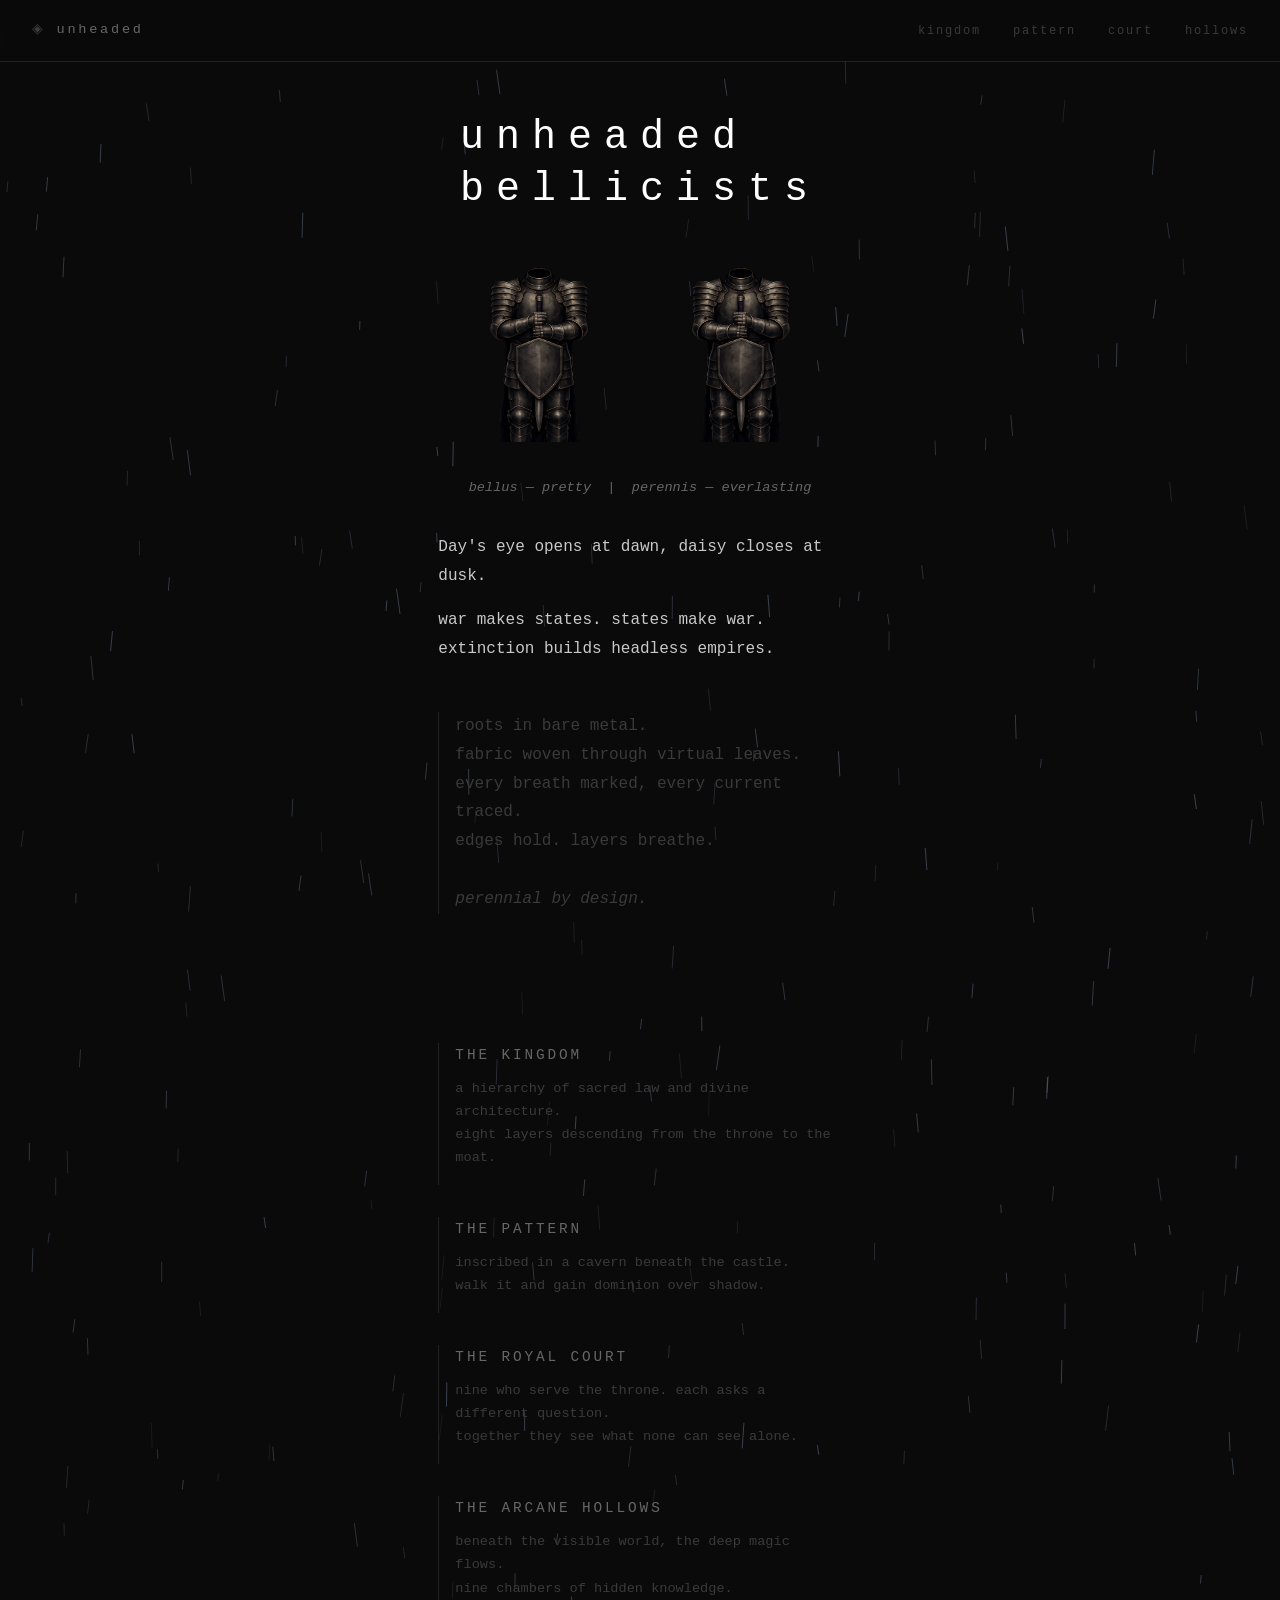
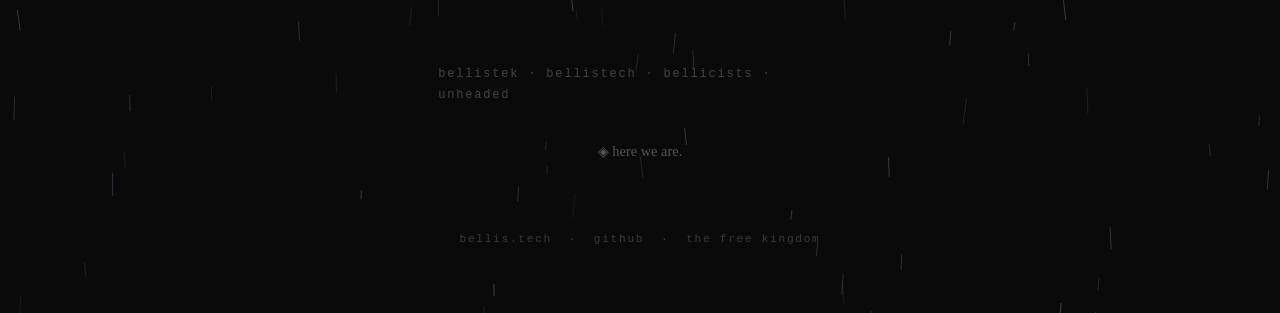
<file: index.html>
<!DOCTYPE html>
<html lang="en">
<head>
  <meta charset="UTF-8">
  <meta name="viewport" content="width=device-width, initial-scale=1.0">
  <title>unheaded</title>
  <link rel="stylesheet" href="css/occult_style.css">
</head>
<body>

  <canvas id="rain-canvas"></canvas>
  <div id="lightning-overlay"></div>

  <nav>
    <a href="/" class="logo"><span class="mark">◈</span> unheaded</a>
    <ul>
      <li><a href="/kingdom.html">kingdom</a></li>
      <li><a href="/pattern.html">pattern</a></li>
      <li><a href="/court.html">court</a></li>
      <li><a href="/hollows.html">hollows</a></li>
    </ul>
  </nav>

  <main class="page centered">

    <h1>unheaded<br>bellicists</h1>

    <div class="sigil">
      <a href="https://www.bellis.tech/">
        <img src="sm-logo-L.png" alt="headless armor, shield raised"><!--
        --><img src="sm-logo-R.png" alt="headless armor, sword drawn">
      </a>
    </div>

    <p class="etymology">bellus — pretty &nbsp;|&nbsp; perennis — everlasting</p>

    <div class="poetry reveal">
      <p>Day's eye opens at dawn, daisy closes at dusk.</p>
      <p>war makes states. states make war.<br>
      extinction builds headless empires.</p>
    </div>

    <div class="whisper reveal">
      roots in bare metal.<br>
      fabric woven through virtual leaves.<br>
      every breath marked, every current traced.<br>
      edges hold. layers breathe.<br><br>
      <em>perennial by design.</em>
    </div>

    <hr class="divider">

    <div class="entries reveal">

      <a href="/kingdom.html" class="entry">
        <h3>the kingdom</h3>
        <p>a hierarchy of sacred law and divine architecture.<br>
        eight layers descending from the throne to the moat.</p>
      </a>

      <a href="/pattern.html" class="entry">
        <h3>the pattern</h3>
        <p>inscribed in a cavern beneath the castle.<br>
        walk it and gain dominion over shadow.</p>
      </a>

      <a href="/court.html" class="entry">
        <h3>the royal court</h3>
        <p>nine who serve the throne. each asks a different question.<br>
        together they see what none can see alone.</p>
      </a>

      <a href="/hollows.html" class="entry">
        <h3>the arcane hollows</h3>
        <p>beneath the visible world, the deep magic flows.<br>
        nine chambers of hidden knowledge.</p>
      </a>

    </div>

    <p class="nodes">bellistek · bellistech · bellicists · unheaded</p>

    <p class="here"><span class="glyph">◈</span> here we are.</p>

  </main>

  <footer>
    <a href="https://www.bellis.tech/">bellis.tech</a>
    &nbsp;·&nbsp;
    <a href="https://github.com/unheaded">github</a>
    &nbsp;·&nbsp;
    the free kingdom
  </footer>

  <script src="js/rain.js"></script>
  <script>
    // Scroll reveal
    const reveals = document.querySelectorAll('.reveal');
    const observer = new IntersectionObserver((entries) => {
      entries.forEach(e => {
        if (e.isIntersecting) {
          e.target.classList.add('visible');
          observer.unobserve(e.target);
        }
      });
    }, { threshold: 0.15 });
    reveals.forEach(el => observer.observe(el));
  </script>

</body>
</html>
</file>
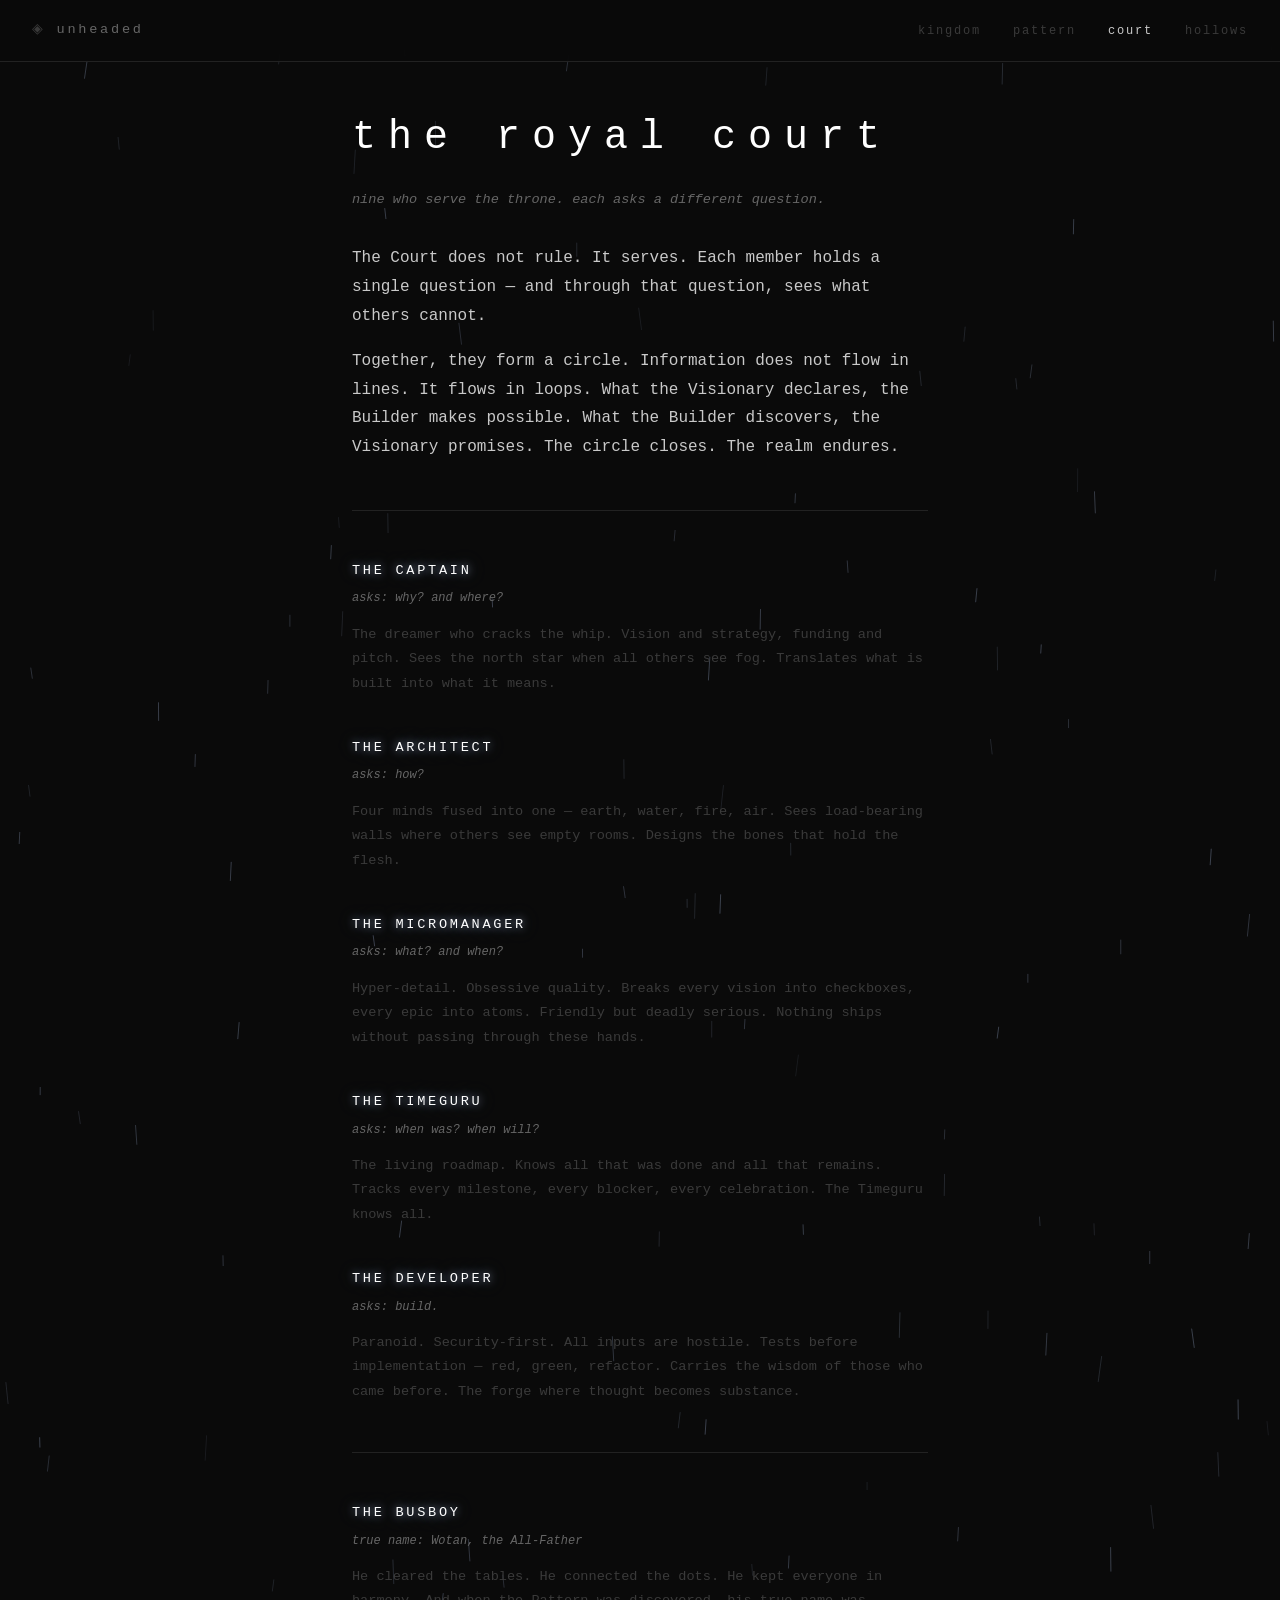
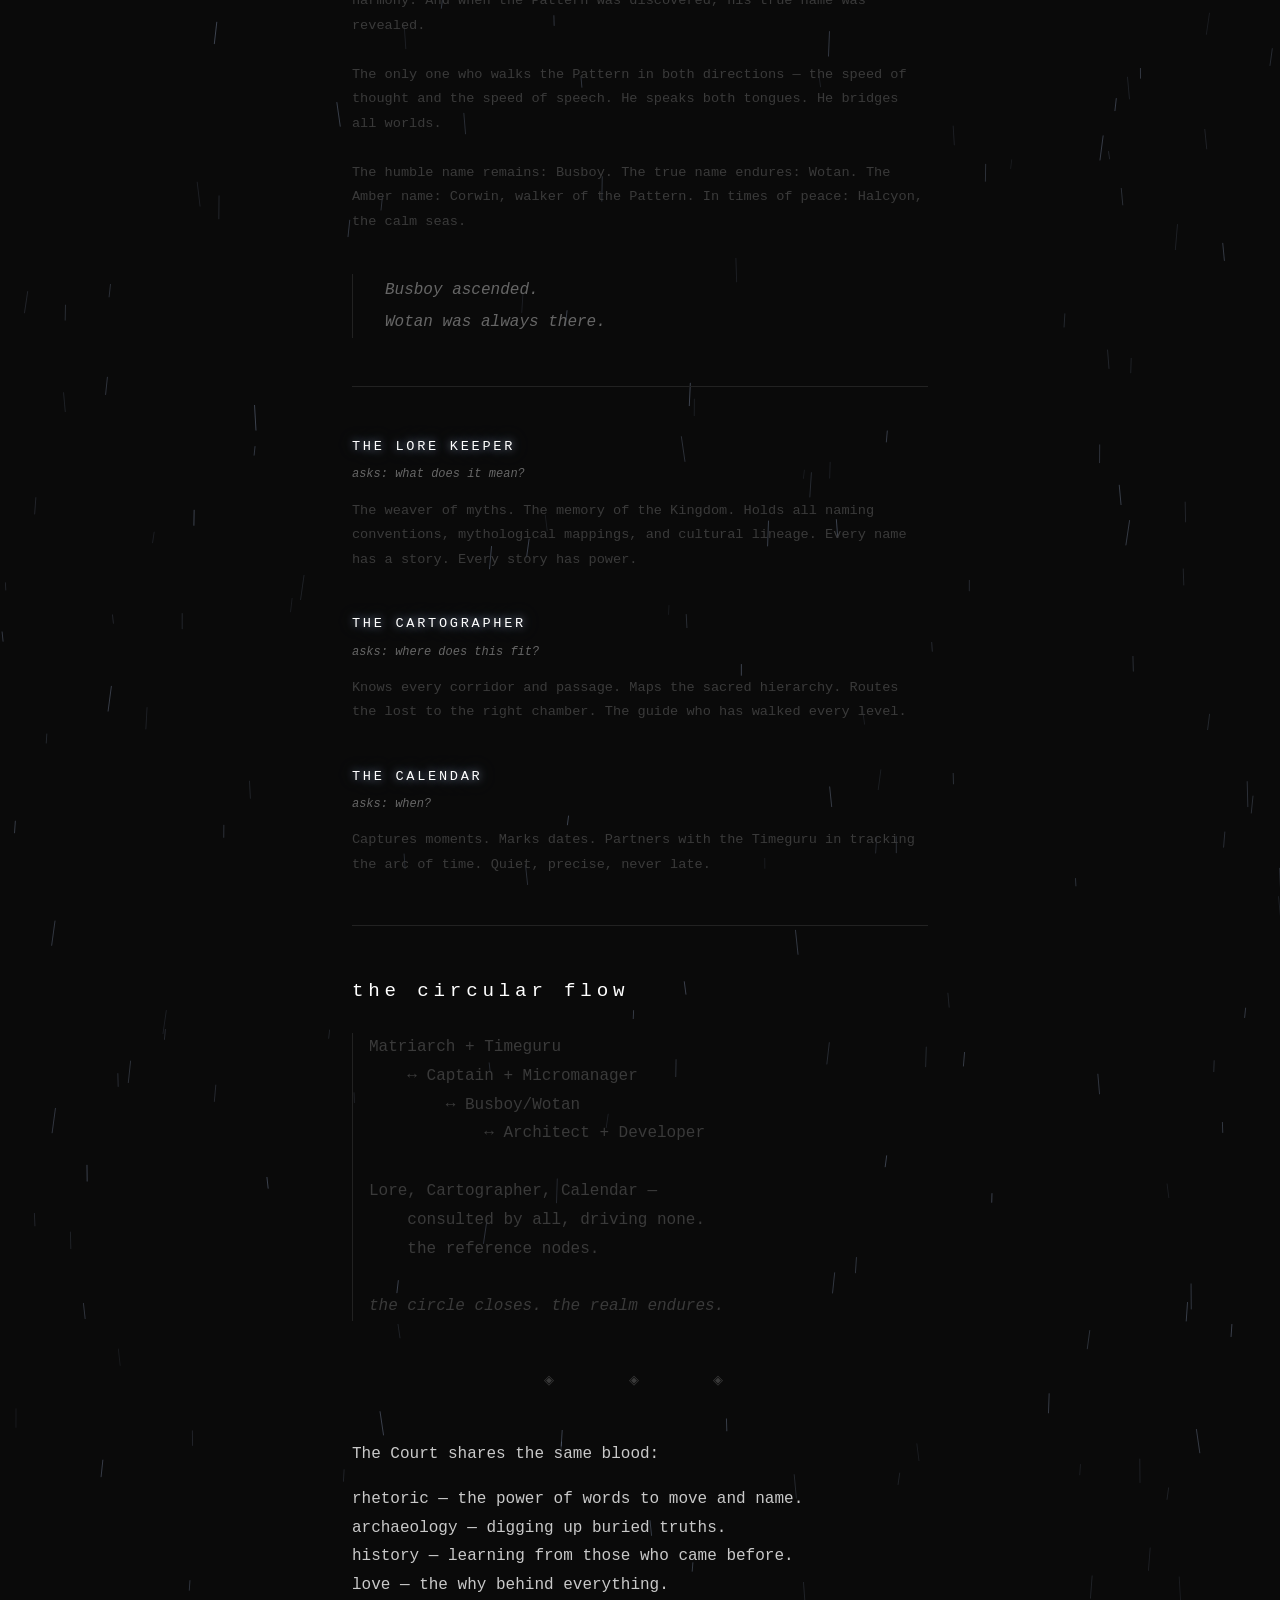
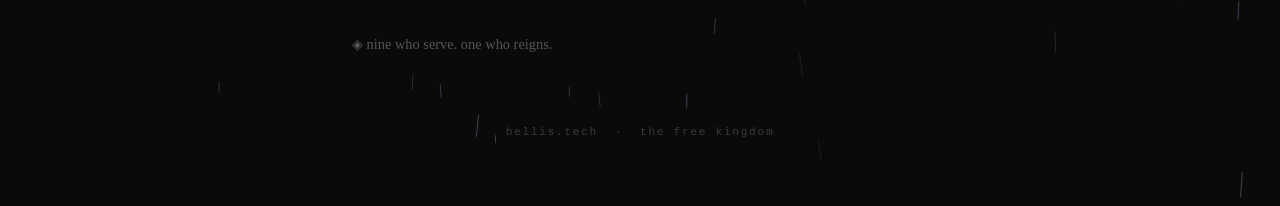
<file: court.html>
<!DOCTYPE html>
<html lang="en">
<head>
  <meta charset="UTF-8">
  <meta name="viewport" content="width=device-width, initial-scale=1.0">
  <title>unheaded — the royal court</title>
  <link rel="stylesheet" href="css/occult_style.css">
</head>
<body>

  <canvas id="rain-canvas"></canvas>
  <div id="lightning-overlay"></div>

  <nav>
    <a href="/" class="logo"><span class="mark">◈</span> unheaded</a>
    <ul>
      <li><a href="/kingdom.html">kingdom</a></li>
      <li><a href="/pattern.html">pattern</a></li>
      <li><a href="/court.html" class="active">court</a></li>
      <li><a href="/hollows.html">hollows</a></li>
    </ul>
  </nav>

  <main class="page-wide">

    <h1>the royal court</h1>

    <p class="etymology">nine who serve the throne. each asks a different question.</p>

    <div class="poetry reveal">
      <p>The Court does not rule. It serves.
      Each member holds a single question —
      and through that question, sees what others cannot.</p>

      <p>Together, they form a circle.
      Information does not flow in lines. It flows in loops.
      What the Visionary declares, the Builder makes possible.
      What the Builder discovers, the Visionary promises.
      The circle closes. The realm endures.</p>
    </div>

    <hr class="divider">

    <div class="figure reveal">
      <div class="name">The Captain</div>
      <div class="title">asks: why? and where?</div>
      <div class="description">
        The dreamer who cracks the whip.
        Vision and strategy, funding and pitch.
        Sees the north star when all others see fog.
        Translates what is built into what it means.
      </div>
    </div>

    <div class="figure reveal">
      <div class="name">The Architect</div>
      <div class="title">asks: how?</div>
      <div class="description">
        Four minds fused into one — earth, water,
        fire, air. Sees load-bearing walls
        where others see empty rooms. Designs the bones
        that hold the flesh.
      </div>
    </div>

    <div class="figure reveal">
      <div class="name">The Micromanager</div>
      <div class="title">asks: what? and when?</div>
      <div class="description">
        Hyper-detail. Obsessive quality. Breaks every vision
        into checkboxes, every epic into atoms.
        Friendly but deadly serious.
        Nothing ships without passing through these hands.
      </div>
    </div>

    <div class="figure reveal">
      <div class="name">The Timeguru</div>
      <div class="title">asks: when was? when will?</div>
      <div class="description">
        The living roadmap. Knows all that was done
        and all that remains. Tracks every milestone,
        every blocker, every celebration.
        The Timeguru knows all.
      </div>
    </div>

    <div class="figure reveal">
      <div class="name">The Developer</div>
      <div class="title">asks: build.</div>
      <div class="description">
        Paranoid. Security-first. All inputs are hostile.
        Tests before implementation — red, green, refactor.
        Carries the wisdom of those who came before.
        The forge where thought becomes substance.
      </div>
    </div>

    <hr class="divider">

    <div class="figure reveal">
      <div class="name">The Busboy</div>
      <div class="title">true name: Wotan, the All-Father</div>
      <div class="description">
        He cleared the tables. He connected the dots.
        He kept everyone in harmony.
        And when the Pattern was discovered,
        his true name was revealed.<br><br>
        The only one who walks the Pattern in both directions —
        the speed of thought and the speed of speech.
        He speaks both tongues. He bridges all worlds.<br><br>
        The humble name remains: Busboy.
        The true name endures: Wotan.
        The Amber name: Corwin, walker of the Pattern.
        In times of peace: Halcyon, the calm seas.
      </div>
    </div>

    <div class="verse reveal">
      Busboy ascended.<br>
      Wotan was always there.<br>
    </div>

    <hr class="divider">

    <div class="figure reveal">
      <div class="name">The Lore Keeper</div>
      <div class="title">asks: what does it mean?</div>
      <div class="description">
        The weaver of myths. The memory of the Kingdom.
        Holds all naming conventions, mythological mappings,
        and cultural lineage. Every name has a story.
        Every story has power.
      </div>
    </div>

    <div class="figure reveal">
      <div class="name">The Cartographer</div>
      <div class="title">asks: where does this fit?</div>
      <div class="description">
        Knows every corridor and passage.
        Maps the sacred hierarchy. Routes the lost
        to the right chamber. The guide
        who has walked every level.
      </div>
    </div>

    <div class="figure reveal">
      <div class="name">The Calendar</div>
      <div class="title">asks: when?</div>
      <div class="description">
        Captures moments. Marks dates.
        Partners with the Timeguru in tracking the arc of time.
        Quiet, precise, never late.
      </div>
    </div>

    <hr class="divider">

    <h2 class="reveal">the circular flow</h2>

    <div class="whisper reveal">
      Matriarch + Timeguru<br>
      &nbsp;&nbsp;&nbsp;&nbsp;↔ Captain + Micromanager<br>
      &nbsp;&nbsp;&nbsp;&nbsp;&nbsp;&nbsp;&nbsp;&nbsp;↔ Busboy/Wotan<br>
      &nbsp;&nbsp;&nbsp;&nbsp;&nbsp;&nbsp;&nbsp;&nbsp;&nbsp;&nbsp;&nbsp;&nbsp;↔ Architect + Developer<br><br>

      Lore, Cartographer, Calendar —<br>
      &nbsp;&nbsp;&nbsp;&nbsp;consulted by all, driving none.<br>
      &nbsp;&nbsp;&nbsp;&nbsp;the reference nodes.<br><br>

      <em>the circle closes. the realm endures.</em>
    </div>

    <div class="divider-glyph reveal">◈ &nbsp; ◈ &nbsp; ◈</div>

    <div class="poetry reveal">
      <p>The Court shares the same blood:</p>
      <p>rhetoric — the power of words to move and name.<br>
      archaeology — digging up buried truths.<br>
      history — learning from those who came before.<br>
      love — the why behind everything.</p>
    </div>

    <p class="here"><span class="glyph">◈</span> nine who serve. one who reigns.</p>

  </main>

  <footer>
    <a href="https://www.bellis.tech/">bellis.tech</a>
    &nbsp;·&nbsp;
    the free kingdom
  </footer>

  <script src="js/rain.js"></script>
  <script>
    const reveals = document.querySelectorAll('.reveal');
    const observer = new IntersectionObserver((entries) => {
      entries.forEach(e => {
        if (e.isIntersecting) {
          e.target.classList.add('visible');
          observer.unobserve(e.target);
        }
      });
    }, { threshold: 0.15 });
    reveals.forEach(el => observer.observe(el));
  </script>

</body>
</html>
</file>
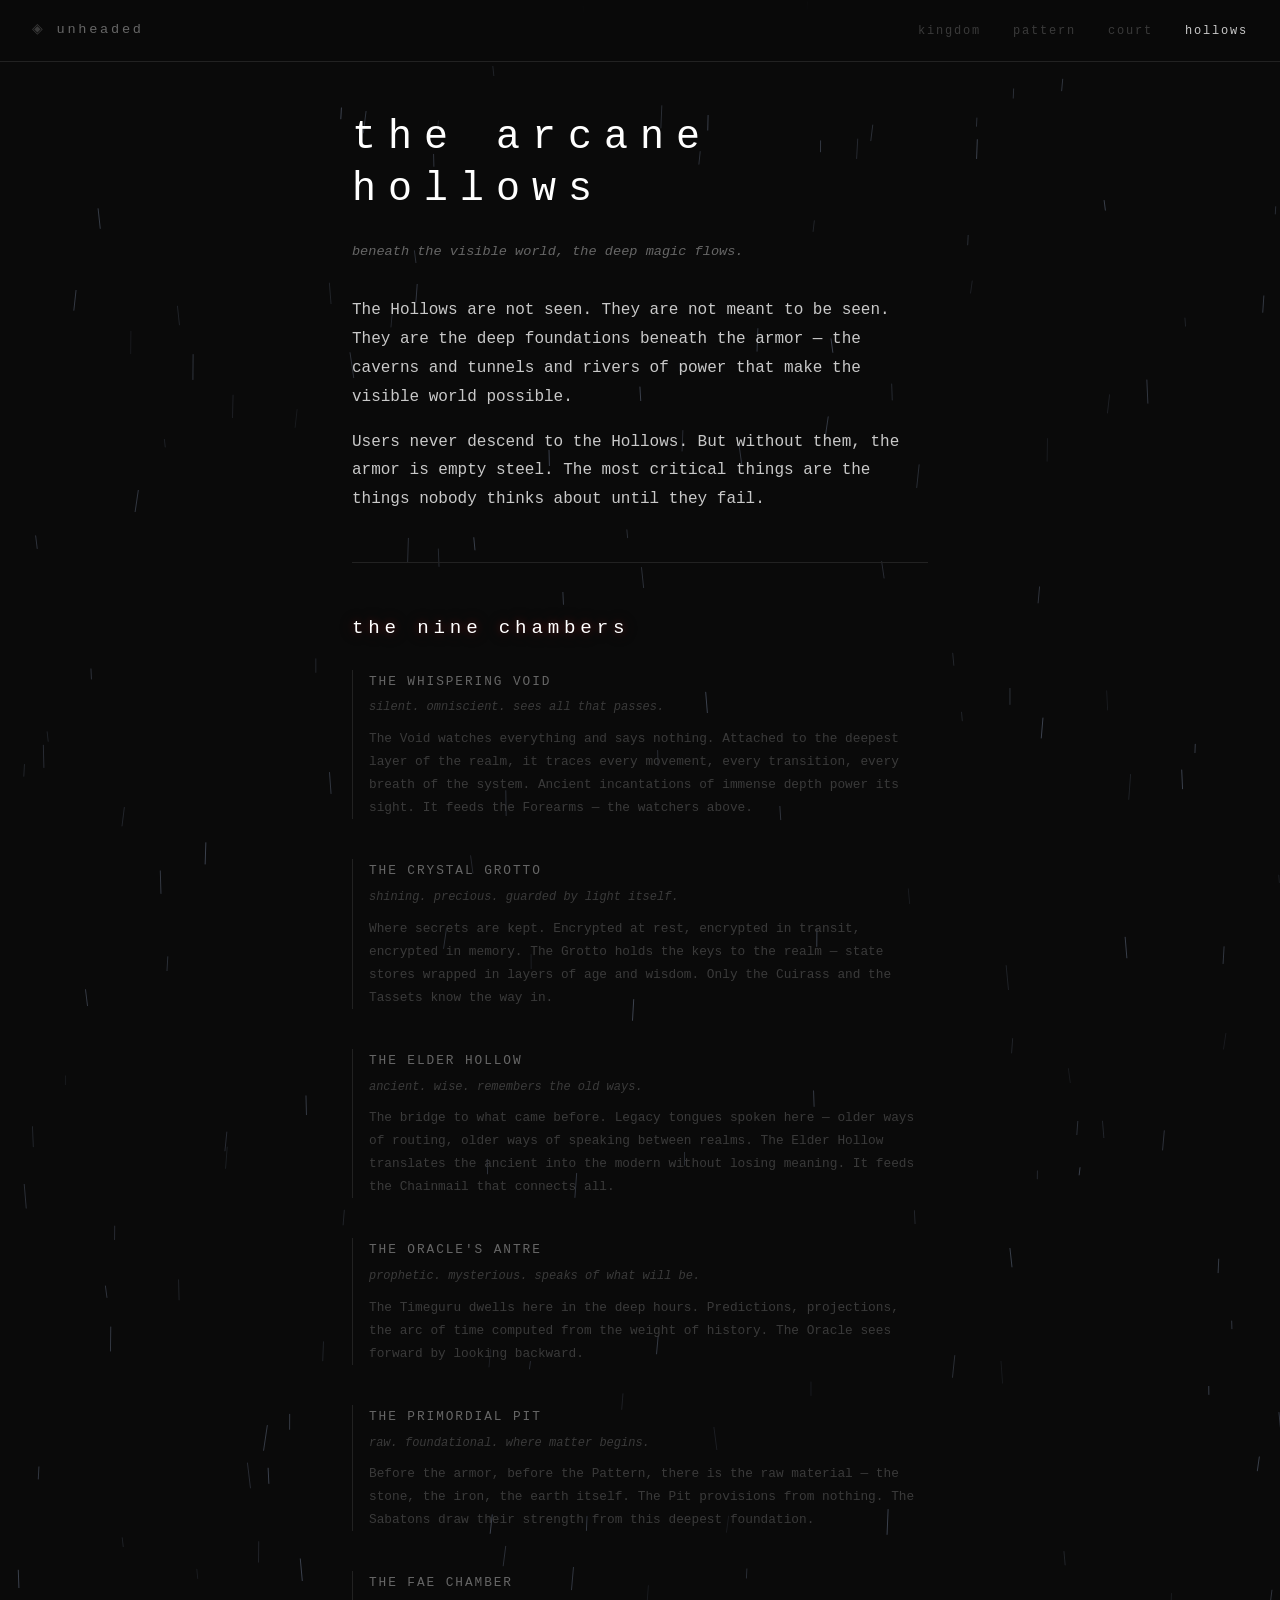
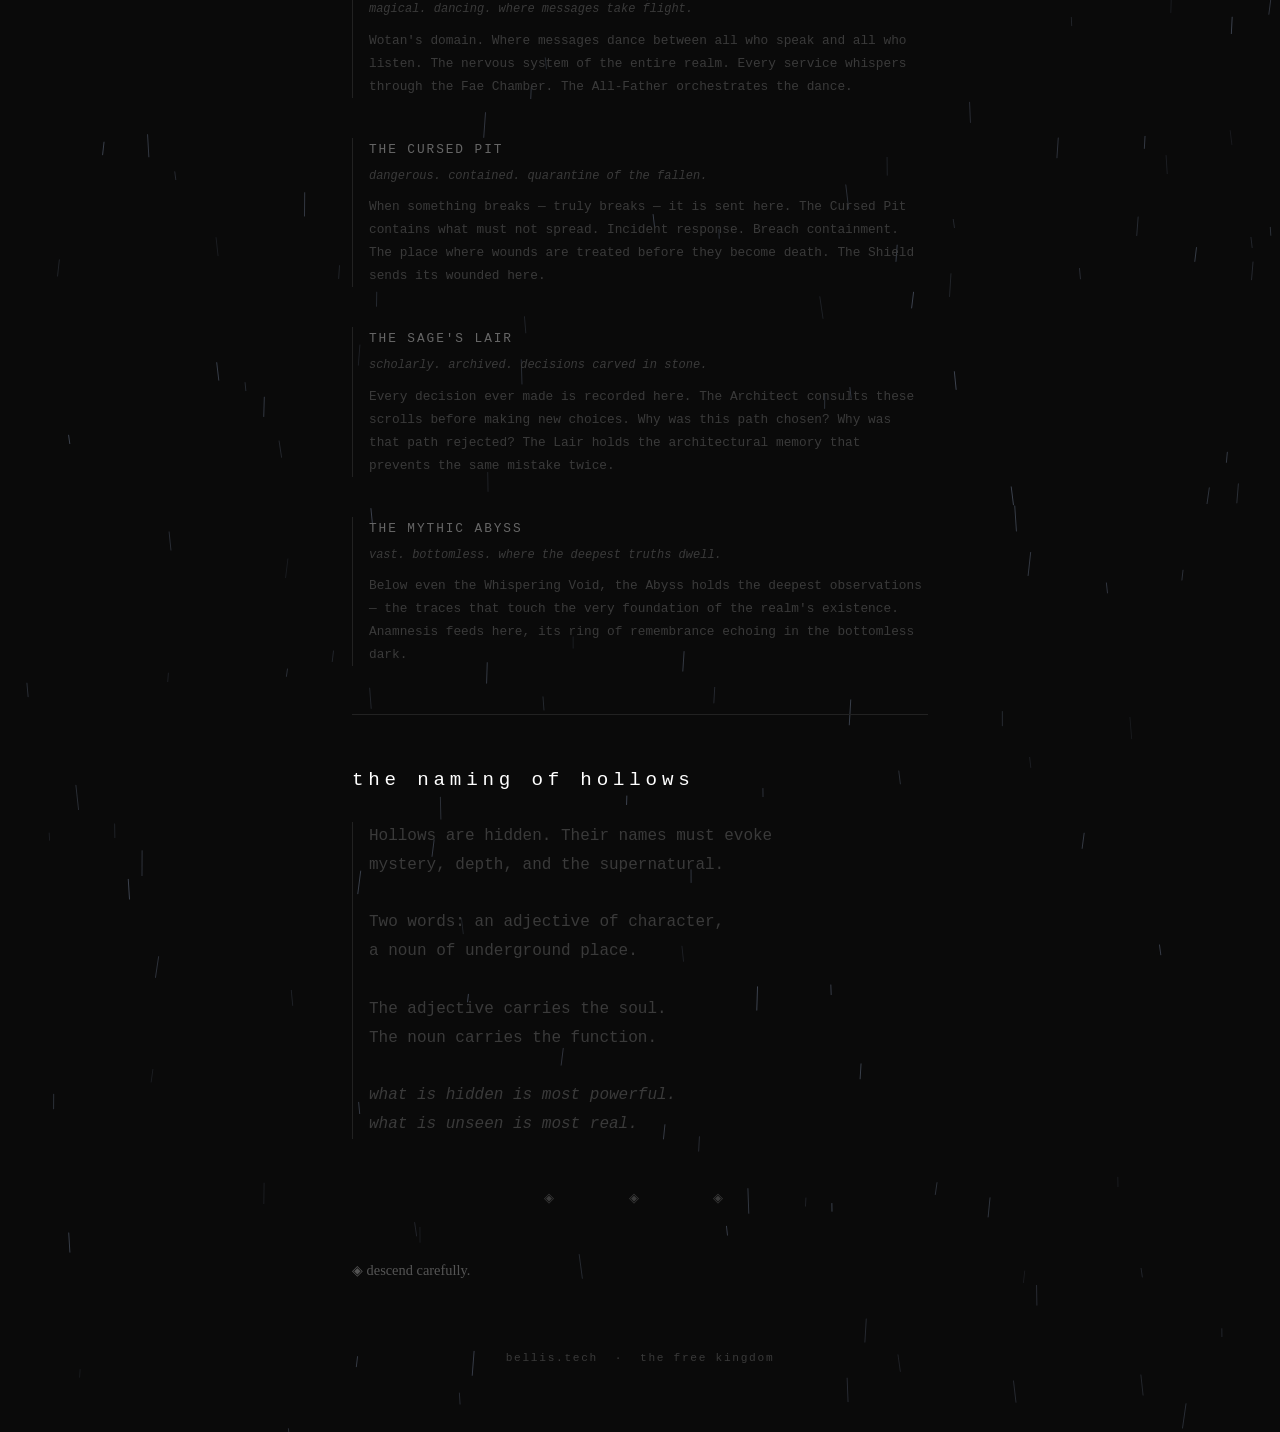
<file: hollows.html>
<!DOCTYPE html>
<html lang="en">
<head>
  <meta charset="UTF-8">
  <meta name="viewport" content="width=device-width, initial-scale=1.0">
  <title>unheaded — the arcane hollows</title>
  <link rel="stylesheet" href="css/occult_style.css">
</head>
<body>

  <canvas id="rain-canvas"></canvas>
  <div id="lightning-overlay"></div>

  <nav>
    <a href="/" class="logo"><span class="mark">◈</span> unheaded</a>
    <ul>
      <li><a href="/kingdom.html">kingdom</a></li>
      <li><a href="/pattern.html">pattern</a></li>
      <li><a href="/court.html">court</a></li>
      <li><a href="/hollows.html" class="active">hollows</a></li>
    </ul>
  </nav>

  <main class="page-wide">

    <h1>the arcane<br>hollows</h1>

    <p class="etymology">beneath the visible world, the deep magic flows.</p>

    <div class="poetry reveal">
      <p>The Hollows are not seen. They are not meant to be seen.
      They are the deep foundations beneath the armor —
      the caverns and tunnels and rivers of power
      that make the visible world possible.</p>

      <p>Users never descend to the Hollows.
      But without them, the armor is empty steel.
      The most critical things are the things
      nobody thinks about until they fail.</p>
    </div>

    <hr class="divider">

    <h2 class="reveal nine-chambers">the nine chambers</h2>

    <div class="hollow reveal">
      <div class="name">THE WHISPERING VOID</div>
      <div class="nature">silent. omniscient. sees all that passes.</div>
      <div class="lore">
        The Void watches everything and says nothing.
        Attached to the deepest layer of the realm,
        it traces every movement, every transition,
        every breath of the system. Ancient incantations
        of immense depth power its sight.
        It feeds the Forearms — the watchers above.
      </div>
    </div>

    <div class="hollow reveal">
      <div class="name">THE CRYSTAL GROTTO</div>
      <div class="nature">shining. precious. guarded by light itself.</div>
      <div class="lore">
        Where secrets are kept. Encrypted at rest,
        encrypted in transit, encrypted in memory.
        The Grotto holds the keys to the realm —
        state stores wrapped in layers of age and wisdom.
        Only the Cuirass and the Tassets know the way in.
      </div>
    </div>

    <div class="hollow reveal">
      <div class="name">THE ELDER HOLLOW</div>
      <div class="nature">ancient. wise. remembers the old ways.</div>
      <div class="lore">
        The bridge to what came before.
        Legacy tongues spoken here — older ways of routing,
        older ways of speaking between realms.
        The Elder Hollow translates the ancient
        into the modern without losing meaning.
        It feeds the Chainmail that connects all.
      </div>
    </div>

    <div class="hollow reveal">
      <div class="name">THE ORACLE'S ANTRE</div>
      <div class="nature">prophetic. mysterious. speaks of what will be.</div>
      <div class="lore">
        The Timeguru dwells here in the deep hours.
        Predictions, projections, the arc of time
        computed from the weight of history.
        The Oracle sees forward by looking backward.
      </div>
    </div>

    <div class="hollow reveal">
      <div class="name">THE PRIMORDIAL PIT</div>
      <div class="nature">raw. foundational. where matter begins.</div>
      <div class="lore">
        Before the armor, before the Pattern,
        there is the raw material — the stone,
        the iron, the earth itself. The Pit provisions
        from nothing. The Sabatons draw their strength
        from this deepest foundation.
      </div>
    </div>

    <div class="hollow reveal">
      <div class="name">THE FAE CHAMBER</div>
      <div class="nature">magical. dancing. where messages take flight.</div>
      <div class="lore">
        Wotan's domain. Where messages dance
        between all who speak and all who listen.
        The nervous system of the entire realm.
        Every service whispers through the Fae Chamber.
        The All-Father orchestrates the dance.
      </div>
    </div>

    <div class="hollow reveal">
      <div class="name">THE CURSED PIT</div>
      <div class="nature">dangerous. contained. quarantine of the fallen.</div>
      <div class="lore">
        When something breaks — truly breaks —
        it is sent here. The Cursed Pit contains
        what must not spread. Incident response.
        Breach containment. The place where wounds
        are treated before they become death.
        The Shield sends its wounded here.
      </div>
    </div>

    <div class="hollow reveal">
      <div class="name">THE SAGE'S LAIR</div>
      <div class="nature">scholarly. archived. decisions carved in stone.</div>
      <div class="lore">
        Every decision ever made is recorded here.
        The Architect consults these scrolls
        before making new choices. Why was this path chosen?
        Why was that path rejected?
        The Lair holds the architectural memory
        that prevents the same mistake twice.
      </div>
    </div>

    <div class="hollow reveal">
      <div class="name">THE MYTHIC ABYSS</div>
      <div class="nature">vast. bottomless. where the deepest truths dwell.</div>
      <div class="lore">
        Below even the Whispering Void,
        the Abyss holds the deepest observations —
        the traces that touch the very foundation
        of the realm's existence. Anamnesis feeds here,
        its ring of remembrance echoing
        in the bottomless dark.
      </div>
    </div>

    <hr class="divider">

    <h2 class="reveal">the naming of hollows</h2>

    <div class="whisper reveal">
      Hollows are hidden. Their names must evoke<br>
      mystery, depth, and the supernatural.<br><br>
      Two words: an adjective of character,<br>
      a noun of underground place.<br><br>
      The adjective carries the soul.<br>
      The noun carries the function.<br><br>
      <em>what is hidden is most powerful.<br>
      what is unseen is most real.</em>
    </div>

    <div class="divider-glyph reveal">◈ &nbsp; ◈ &nbsp; ◈</div>

    <p class="here"><span class="glyph">◈</span> descend carefully.</p>

  </main>

  <footer>
    <a href="https://www.bellis.tech/">bellis.tech</a>
    &nbsp;·&nbsp;
    the free kingdom
  </footer>

  <script src="js/rain.js"></script>
  <script>
    const reveals = document.querySelectorAll('.reveal');
    const observer = new IntersectionObserver((entries) => {
      entries.forEach(e => {
        if (e.isIntersecting) {
          e.target.classList.add('visible');
          observer.unobserve(e.target);
        }
      });
    }, { threshold: 0.15 });
    reveals.forEach(el => observer.observe(el));
  </script>

</body>
</html>
</file>
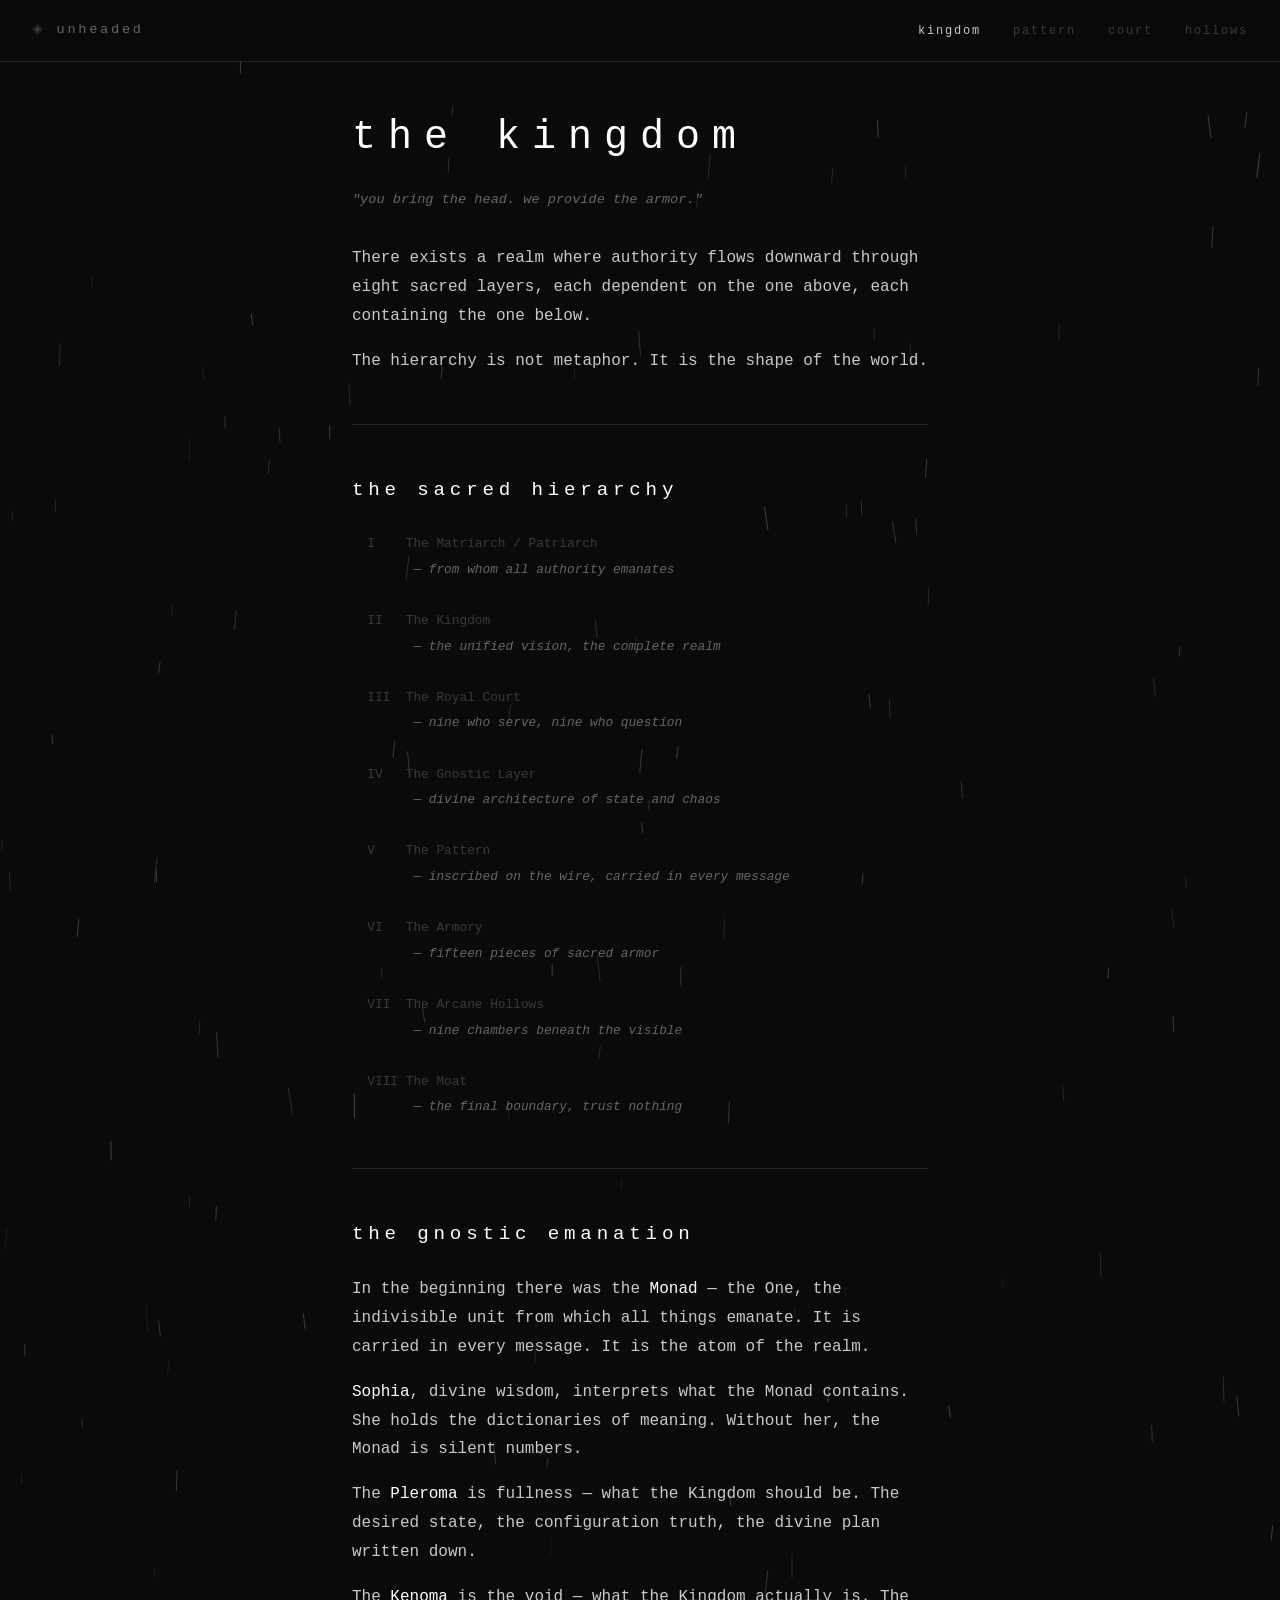
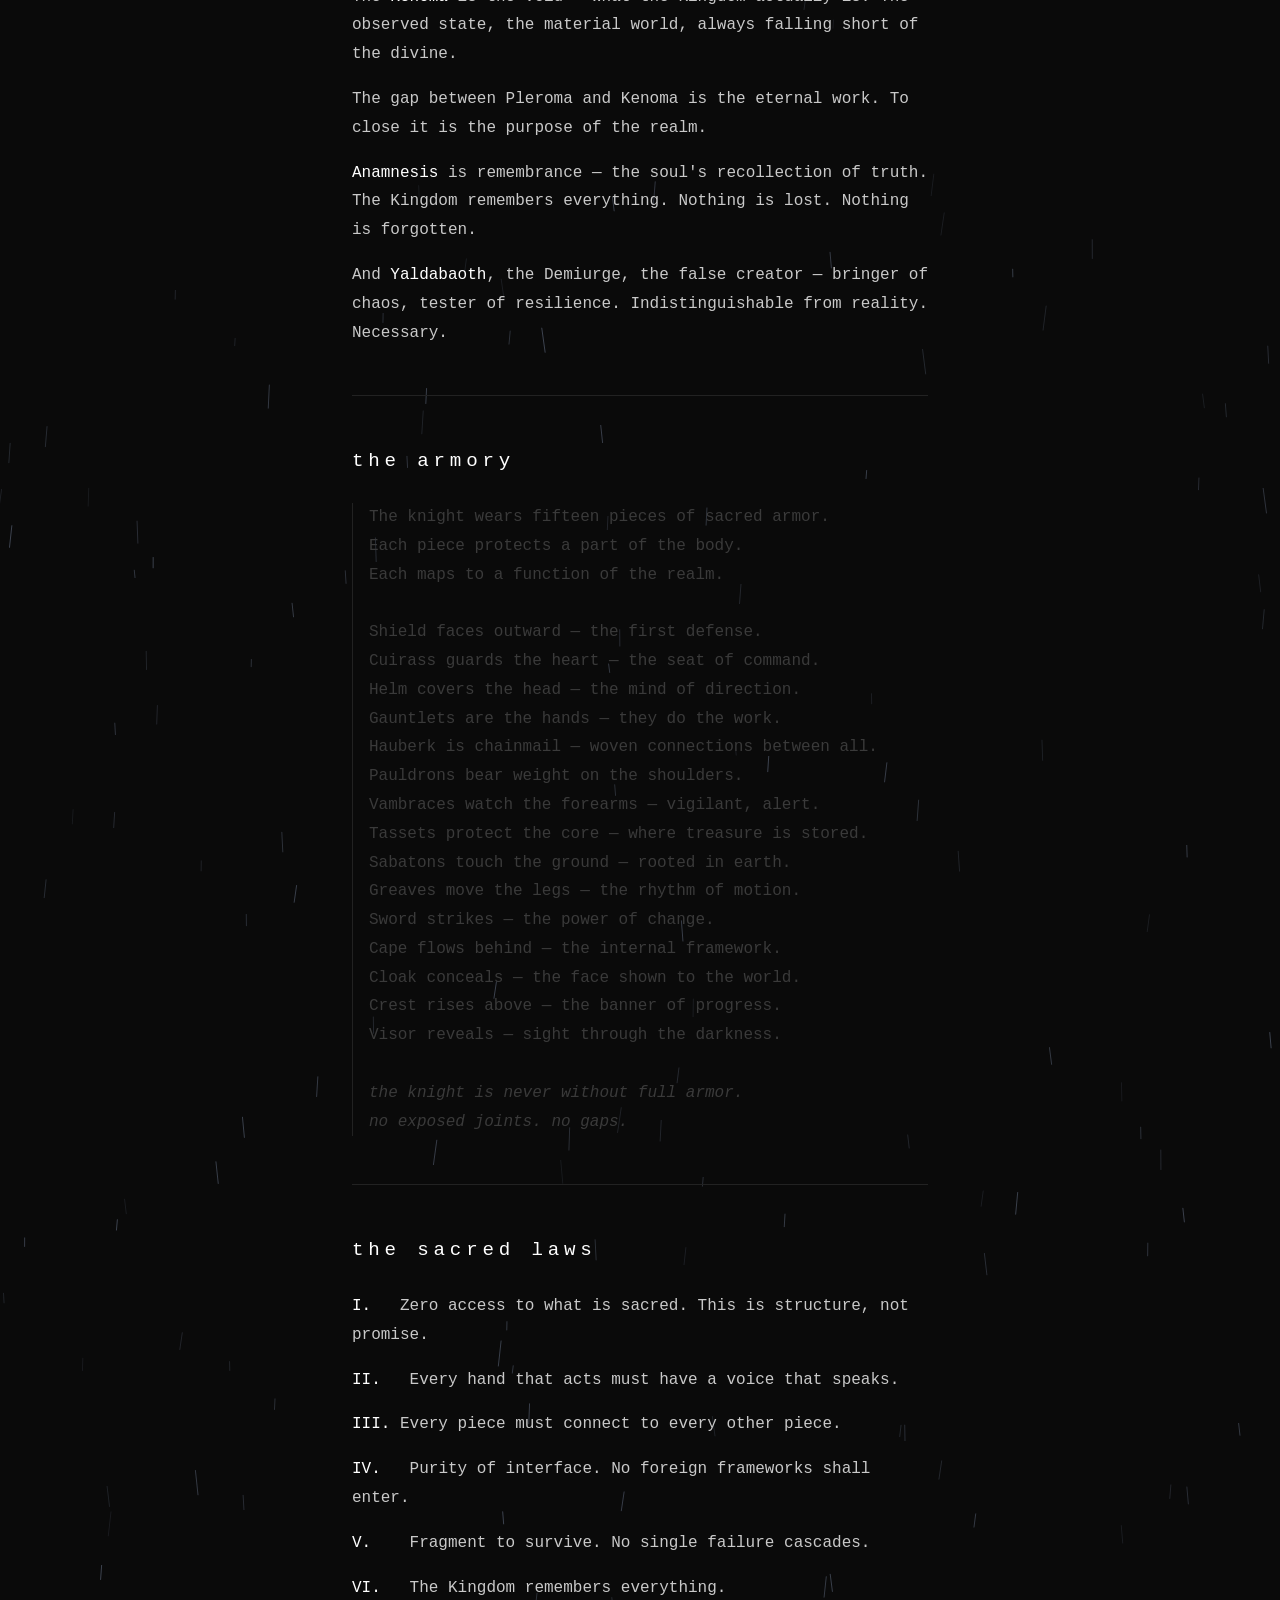
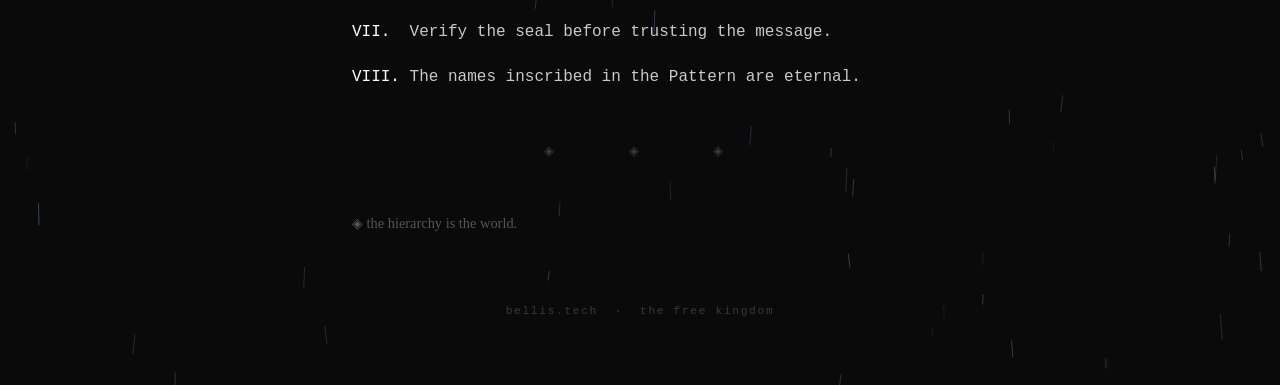
<file: kingdom.html>
<!DOCTYPE html>
<html lang="en">
<head>
  <meta charset="UTF-8">
  <meta name="viewport" content="width=device-width, initial-scale=1.0">
  <title>unheaded — the kingdom</title>
  <link rel="stylesheet" href="css/occult_style.css">
</head>
<body>

  <canvas id="rain-canvas"></canvas>
  <div id="lightning-overlay"></div>

  <nav>
    <a href="/" class="logo"><span class="mark">◈</span> unheaded</a>
    <ul>
      <li><a href="/kingdom.html" class="active">kingdom</a></li>
      <li><a href="/pattern.html">pattern</a></li>
      <li><a href="/court.html">court</a></li>
      <li><a href="/hollows.html">hollows</a></li>
    </ul>
  </nav>

  <main class="page-wide">

    <h1>the kingdom</h1>

    <p class="etymology">"you bring the head. we provide the armor."</p>

    <div class="poetry reveal">
      <p>There exists a realm where authority flows downward
      through eight sacred layers, each dependent on the one above,
      each containing the one below.</p>

      <p>The hierarchy is not metaphor. It is the shape of the world.</p>
    </div>

    <hr class="divider">

    <h2 class="reveal">the sacred hierarchy</h2>

    <div class="tree reveal">
      &nbsp;&nbsp;I &nbsp;&nbsp;&nbsp;The Matriarch / Patriarch<br>
      &nbsp;&nbsp;&nbsp;&nbsp;&nbsp;&nbsp;&nbsp;&nbsp;<em>— from whom all authority emanates</em><br><br>
      &nbsp;&nbsp;II &nbsp;&nbsp;The Kingdom<br>
      &nbsp;&nbsp;&nbsp;&nbsp;&nbsp;&nbsp;&nbsp;&nbsp;<em>— the unified vision, the complete realm</em><br><br>
      &nbsp;&nbsp;III &nbsp;The Royal Court<br>
      &nbsp;&nbsp;&nbsp;&nbsp;&nbsp;&nbsp;&nbsp;&nbsp;<em>— nine who serve, nine who question</em><br><br>
      &nbsp;&nbsp;IV &nbsp;&nbsp;The Gnostic Layer<br>
      &nbsp;&nbsp;&nbsp;&nbsp;&nbsp;&nbsp;&nbsp;&nbsp;<em>— divine architecture of state and chaos</em><br><br>
      &nbsp;&nbsp;V &nbsp;&nbsp;&nbsp;The Pattern<br>
      &nbsp;&nbsp;&nbsp;&nbsp;&nbsp;&nbsp;&nbsp;&nbsp;<em>— inscribed on the wire, carried in every message</em><br><br>
      &nbsp;&nbsp;VI &nbsp;&nbsp;The Armory<br>
      &nbsp;&nbsp;&nbsp;&nbsp;&nbsp;&nbsp;&nbsp;&nbsp;<em>— fifteen pieces of sacred armor</em><br><br>
      &nbsp;&nbsp;VII &nbsp;The Arcane Hollows<br>
      &nbsp;&nbsp;&nbsp;&nbsp;&nbsp;&nbsp;&nbsp;&nbsp;<em>— nine chambers beneath the visible</em><br><br>
      &nbsp;&nbsp;VIII The Moat<br>
      &nbsp;&nbsp;&nbsp;&nbsp;&nbsp;&nbsp;&nbsp;&nbsp;<em>— the final boundary, trust nothing</em>
    </div>

    <hr class="divider">

    <h2 class="reveal">the gnostic emanation</h2>

    <div class="poetry reveal">
      <p>In the beginning there was the <strong>Monad</strong> — the One,
      the indivisible unit from which all things emanate.
      It is carried in every message. It is the atom of the realm.</p>

      <p><strong>Sophia</strong>, divine wisdom, interprets what the Monad contains.
      She holds the dictionaries of meaning.
      Without her, the Monad is silent numbers.</p>

      <p>The <strong>Pleroma</strong> is fullness — what the Kingdom should be.
      The desired state, the configuration truth,
      the divine plan written down.</p>

      <p>The <strong>Kenoma</strong> is the void — what the Kingdom actually is.
      The observed state, the material world,
      always falling short of the divine.</p>

      <p>The gap between Pleroma and Kenoma is the eternal work.
      To close it is the purpose of the realm.</p>

      <p><strong>Anamnesis</strong> is remembrance — the soul's recollection of truth.
      The Kingdom remembers everything.
      Nothing is lost. Nothing is forgotten.</p>

      <p>And <strong>Yaldabaoth</strong>, the Demiurge, the false creator —
      bringer of chaos, tester of resilience.
      Indistinguishable from reality.
      Necessary.</p>
    </div>

    <hr class="divider">

    <h2 class="reveal">the armory</h2>

    <div class="whisper reveal">
      The knight wears fifteen pieces of sacred armor.<br>
      Each piece protects a part of the body.<br>
      Each maps to a function of the realm.<br><br>

      Shield faces outward — the first defense.<br>
      Cuirass guards the heart — the seat of command.<br>
      Helm covers the head — the mind of direction.<br>
      Gauntlets are the hands — they do the work.<br>
      Hauberk is chainmail — woven connections between all.<br>
      Pauldrons bear weight on the shoulders.<br>
      Vambraces watch the forearms — vigilant, alert.<br>
      Tassets protect the core — where treasure is stored.<br>
      Sabatons touch the ground — rooted in earth.<br>
      Greaves move the legs — the rhythm of motion.<br>
      Sword strikes — the power of change.<br>
      Cape flows behind — the internal framework.<br>
      Cloak conceals — the face shown to the world.<br>
      Crest rises above — the banner of progress.<br>
      Visor reveals — sight through the darkness.<br><br>

      <em>the knight is never without full armor.<br>
      no exposed joints. no gaps.</em>
    </div>

    <hr class="divider">

    <h2 class="reveal">the sacred laws</h2>

    <div class="poetry reveal">
      <p><strong>I.</strong> &nbsp; Zero access to what is sacred. This is structure, not promise.</p>
      <p><strong>II.</strong> &nbsp; Every hand that acts must have a voice that speaks.</p>
      <p><strong>III.</strong> Every piece must connect to every other piece.</p>
      <p><strong>IV.</strong> &nbsp; Purity of interface. No foreign frameworks shall enter.</p>
      <p><strong>V.</strong> &nbsp;&nbsp; Fragment to survive. No single failure cascades.</p>
      <p><strong>VI.</strong> &nbsp; The Kingdom remembers everything.</p>
      <p><strong>VII.</strong> &nbsp;Verify the seal before trusting the message.</p>
      <p><strong>VIII.</strong> The names inscribed in the Pattern are eternal.</p>
    </div>

    <div class="divider-glyph reveal">◈ &nbsp; ◈ &nbsp; ◈</div>

    <p class="here"><span class="glyph">◈</span> the hierarchy is the world.</p>

  </main>

  <footer>
    <a href="https://www.bellis.tech/">bellis.tech</a>
    &nbsp;·&nbsp;
    the free kingdom
  </footer>

  <script src="js/rain.js"></script>
  <script>
    const reveals = document.querySelectorAll('.reveal');
    const observer = new IntersectionObserver((entries) => {
      entries.forEach(e => {
        if (e.isIntersecting) {
          e.target.classList.add('visible');
          observer.unobserve(e.target);
        }
      });
    }, { threshold: 0.15 });
    reveals.forEach(el => observer.observe(el));
  </script>

</body>
</html>
</file>
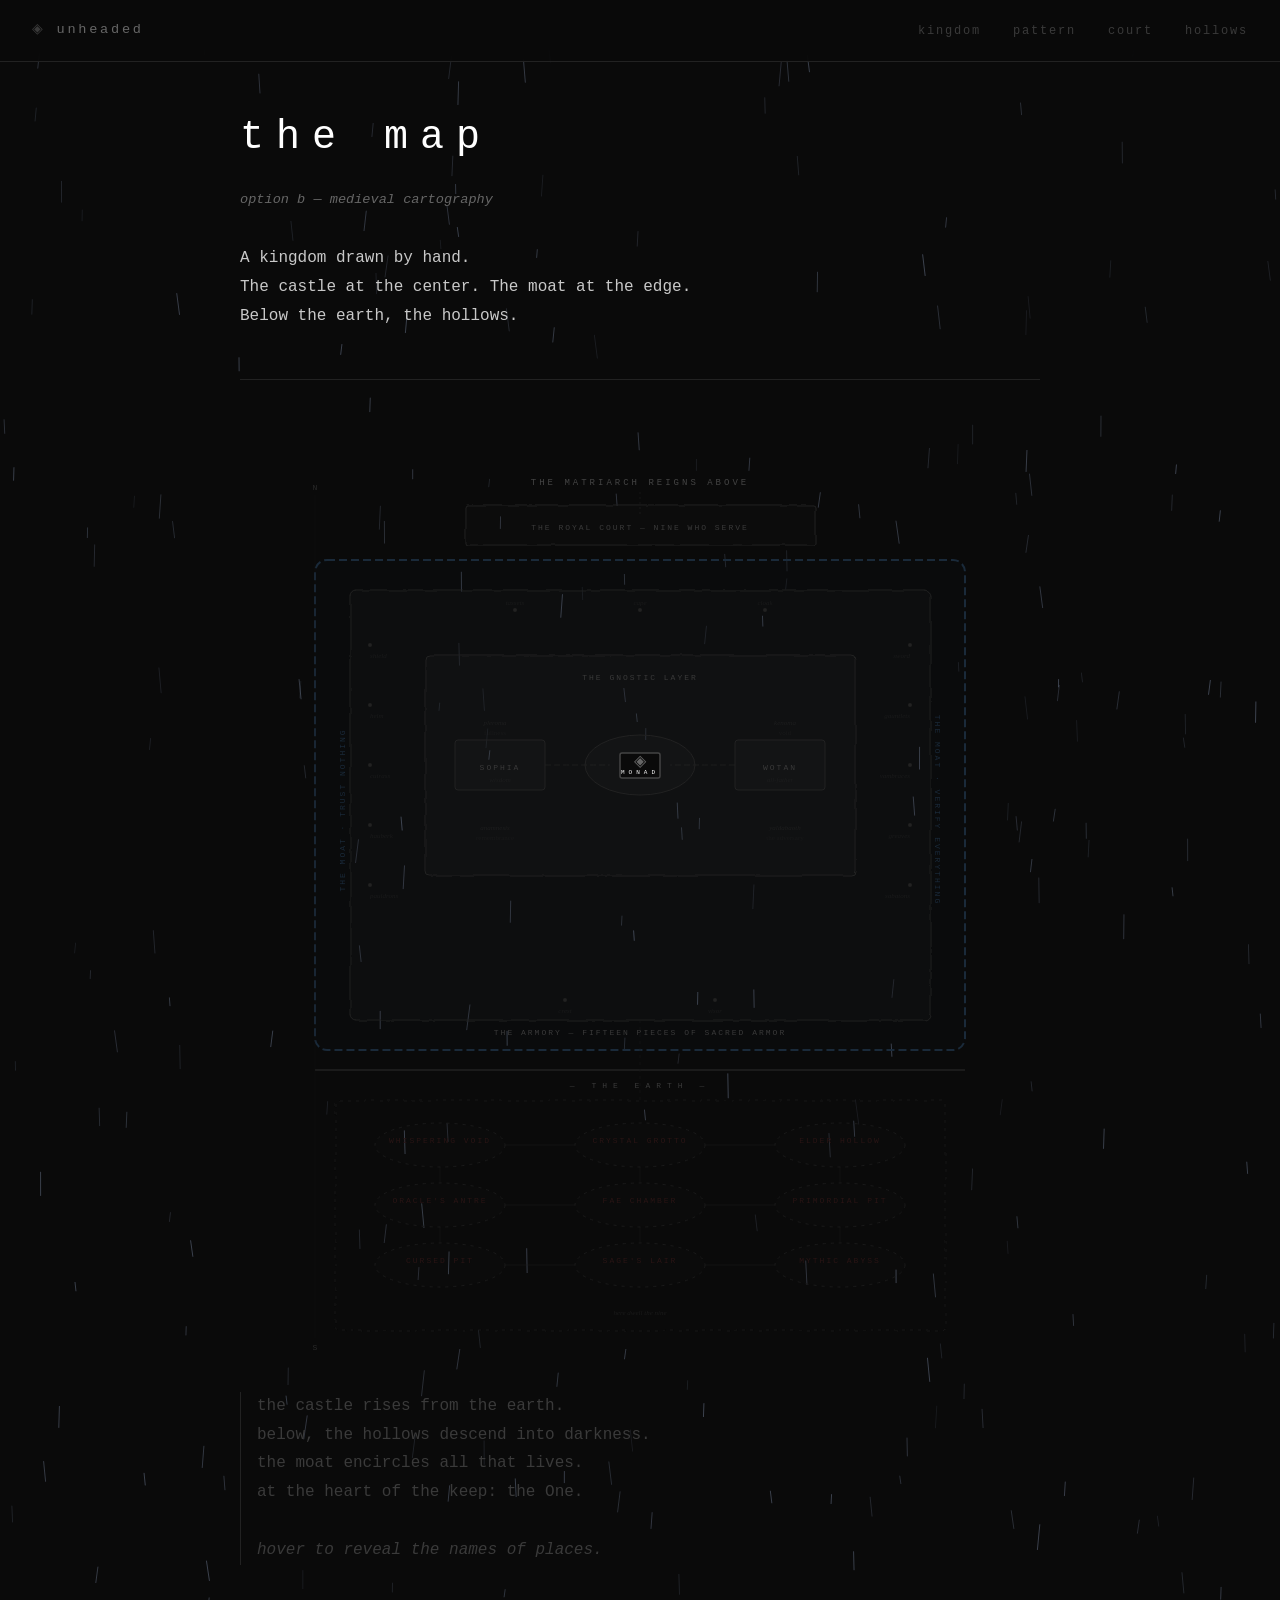
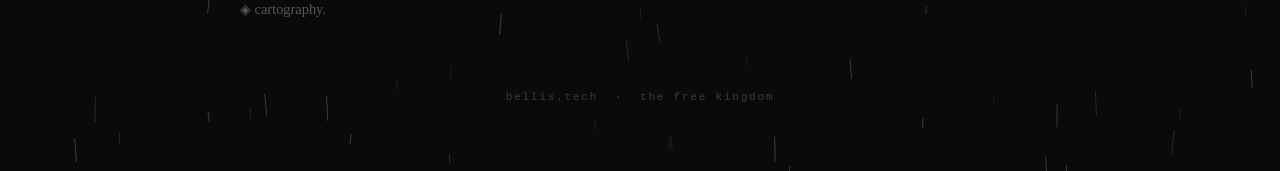
<file: map-medieval.html>
<!DOCTYPE html>
<html lang="en">
<head>
  <meta charset="UTF-8">
  <meta name="viewport" content="width=device-width, initial-scale=1.0">
  <title>unheaded — the map (cartography)</title>
  <link rel="stylesheet" href="css/occult_style.css">
  <style>
    .map-container {
      display: flex;
      justify-content: center;
      padding: 2rem 0;
      position: relative;
    }

    .map-svg {
      width: 100%;
      max-width: 750px;
      height: auto;
    }

    /* Hand-drawn rough edge filter */
    .rough { filter: url(#roughen); }

    /* Region fills */
    .region {
      fill: rgba(255, 255, 255, 0.01);
      stroke: #222;
      stroke-width: 1;
      cursor: pointer;
      transition: all 0.5s ease;
    }

    .region:hover {
      fill: rgba(180, 200, 240, 0.03);
      stroke: #444;
    }

    /* Underground regions */
    .underground {
      fill: rgba(255, 255, 255, 0.005);
      stroke: #1a1a1a;
      stroke-dasharray: 3, 5;
      cursor: pointer;
      transition: all 0.5s ease;
    }

    .underground:hover {
      fill: rgba(200, 30, 30, 0.02);
      stroke: #442222;
    }

    /* Water (moat) */
    .water {
      fill: none;
      stroke: #1a2a3a;
      stroke-width: 2;
      stroke-dasharray: 8, 4;
      animation: waterFlow 3s linear infinite;
    }

    @keyframes waterFlow {
      0% { stroke-dashoffset: 0; }
      100% { stroke-dashoffset: 24; }
    }

    .water-fill {
      fill: rgba(30, 50, 80, 0.04);
    }

    /* Labels */
    .map-label {
      font-family: 'Courier New', monospace;
      fill: #3a3a3a;
      font-size: 8px;
      letter-spacing: 2px;
      text-transform: uppercase;
      text-anchor: middle;
      transition: fill 0.5s ease;
      pointer-events: none;
    }

    .map-label-lg {
      font-family: 'Courier New', monospace;
      fill: #555;
      font-size: 10px;
      letter-spacing: 3px;
      text-transform: uppercase;
      text-anchor: middle;
      pointer-events: none;
    }

    .map-label-sm {
      font-family: Georgia, serif;
      fill: #2a2a2a;
      font-size: 7px;
      font-style: italic;
      text-anchor: middle;
      pointer-events: none;
      opacity: 0;
      transition: opacity 0.5s ease;
    }

    /* Show details on parent hover */
    g.area:hover .map-label { fill: #888; }
    g.area:hover .map-label-sm { opacity: 1; }

    /* Monad fortress */
    .fortress {
      fill: #0a0a0a;
      stroke: #444;
      stroke-width: 1.5;
      transition: all 0.5s ease;
      cursor: pointer;
    }

    .fortress:hover {
      stroke: #888;
      filter: drop-shadow(0 0 15px rgba(180, 200, 240, 0.3));
    }

    .fortress-label {
      font-family: 'Courier New', monospace;
      fill: #fff;
      font-size: 10px;
      letter-spacing: 4px;
      text-anchor: middle;
      pointer-events: none;
    }

    .fortress-glyph {
      font-family: 'Courier New', monospace;
      fill: #666;
      font-size: 16px;
      text-anchor: middle;
      pointer-events: none;
      animation: pulse 4s ease-in-out infinite;
    }

    /* Paths between locations */
    .path {
      fill: none;
      stroke: #1a1a1a;
      stroke-width: 0.5;
    }

    .path-major {
      fill: none;
      stroke: #222;
      stroke-width: 0.8;
      stroke-dasharray: 6, 3;
    }

    /* Here be dragons */
    .dragons {
      font-family: Georgia, serif;
      fill: #1a1a1a;
      font-size: 7px;
      font-style: italic;
      text-anchor: middle;
    }

    /* Crown above the map */
    .crown {
      font-family: 'Courier New', monospace;
      fill: #444;
      font-size: 9px;
      letter-spacing: 3px;
      text-anchor: middle;
      text-transform: uppercase;
    }

    /* Compass rose */
    .compass {
      font-family: 'Courier New', monospace;
      fill: #2a2a2a;
      font-size: 8px;
      text-anchor: middle;
    }

    /* Armor piece markers */
    .marker {
      fill: none;
      stroke: #333;
      stroke-width: 0.8;
      transition: stroke 0.3s ease;
    }

    .marker-dot {
      fill: #222;
      r: 2;
      transition: all 0.3s ease;
    }

    g.area:hover .marker { stroke: #666; }
    g.area:hover .marker-dot { fill: #666; r: 2.5; }
  </style>
</head>
<body>

  <canvas id="rain-canvas"></canvas>
  <div id="lightning-overlay"></div>

  <nav>
    <a href="/" class="logo"><span class="mark">◈</span> unheaded</a>
    <ul>
      <li><a href="/kingdom.html">kingdom</a></li>
      <li><a href="/pattern.html">pattern</a></li>
      <li><a href="/court.html">court</a></li>
      <li><a href="/hollows.html">hollows</a></li>
    </ul>
  </nav>

  <main class="page-wide" style="max-width: 800px;">

    <h1>the map</h1>
    <p class="etymology">option b — medieval cartography</p>

    <div class="poetry reveal">
      <p>A kingdom drawn by hand.<br>
      The castle at the center. The moat at the edge.<br>
      Below the earth, the hollows.</p>
    </div>

    <hr class="divider">

    <div class="map-container reveal">
      <svg class="map-svg" viewBox="0 0 750 900" xmlns="http://www.w3.org/2000/svg">

        <!-- Rough edge filter -->
        <defs>
          <filter id="roughen" x="-2%" y="-2%" width="104%" height="104%">
            <feTurbulence type="turbulence" baseFrequency="0.03" numOctaves="3" result="noise" seed="2"/>
            <feDisplacementMap in="SourceGraphic" in2="noise" scale="2" />
          </filter>
        </defs>

        <!-- ═══ ABOVE GROUND (y: 0-600) ═══ -->

        <!-- Crown: Matriarch -->
        <text class="crown" x="375" y="25">the matriarch reigns above</text>
        <line x1="375" y1="32" x2="375" y2="55" stroke="#222" stroke-width="0.5" stroke-dasharray="2,3"/>

        <!-- The Royal Court - floating council -->
        <g class="area">
          <rect class="region rough" x="200" y="45" width="350" height="40" rx="2"/>
          <text class="map-label" x="375" y="70">the royal court — nine who serve</text>
          <text class="map-label-sm" x="375" y="82">captain · architect · micromanager · timeguru · developer · busboy · lore · cartographer · calendar</text>
        </g>

        <!-- ═══ THE MOAT (water border) ═══ -->
        <rect class="water-fill" x="50" y="100" width="650" height="490" rx="12"/>
        <rect class="water" x="50" y="100" width="650" height="490" rx="12"/>
        <text class="map-label" x="80" y="350" transform="rotate(-90,80,350)" style="fill:#1a2a3a">the moat · trust nothing</text>
        <text class="map-label" x="670" y="350" transform="rotate(90,670,350)" style="fill:#1a2a3a">the moat · verify everything</text>

        <!-- ═══ THE ARMORY (castle walls) ═══ -->
        <g class="area">
          <rect class="region rough" x="85" y="130" width="580" height="430" rx="6"/>

          <!-- Left wall: defensive armor -->
          <g>
            <circle class="marker-dot" cx="105" cy="185"/>
            <text class="map-label-sm" x="105" y="198" style="text-anchor:start;opacity:0.4">shield</text>

            <circle class="marker-dot" cx="105" cy="245"/>
            <text class="map-label-sm" x="105" y="258" style="text-anchor:start;opacity:0.4">helm</text>

            <circle class="marker-dot" cx="105" cy="305"/>
            <text class="map-label-sm" x="105" y="318" style="text-anchor:start;opacity:0.4">cuirass</text>

            <circle class="marker-dot" cx="105" cy="365"/>
            <text class="map-label-sm" x="105" y="378" style="text-anchor:start;opacity:0.4">hauberk</text>

            <circle class="marker-dot" cx="105" cy="425"/>
            <text class="map-label-sm" x="105" y="438" style="text-anchor:start;opacity:0.4">pauldrons</text>
          </g>

          <!-- Right wall: offensive/utility armor -->
          <g>
            <circle class="marker-dot" cx="645" cy="185"/>
            <text class="map-label-sm" x="645" y="198" style="text-anchor:end;opacity:0.4">sword</text>

            <circle class="marker-dot" cx="645" cy="245"/>
            <text class="map-label-sm" x="645" y="258" style="text-anchor:end;opacity:0.4">gauntlets</text>

            <circle class="marker-dot" cx="645" cy="305"/>
            <text class="map-label-sm" x="645" y="318" style="text-anchor:end;opacity:0.4">vambraces</text>

            <circle class="marker-dot" cx="645" cy="365"/>
            <text class="map-label-sm" x="645" y="378" style="text-anchor:end;opacity:0.4">greaves</text>

            <circle class="marker-dot" cx="645" cy="425"/>
            <text class="map-label-sm" x="645" y="438" style="text-anchor:end;opacity:0.4">sabatons</text>
          </g>

          <!-- Top/bottom: remaining armor -->
          <g>
            <circle class="marker-dot" cx="250" cy="150"/>
            <text class="map-label-sm" x="250" y="145" style="opacity:0.4">tassets</text>

            <circle class="marker-dot" cx="375" cy="150"/>
            <text class="map-label-sm" x="375" y="145" style="opacity:0.4">cape</text>

            <circle class="marker-dot" cx="500" cy="150"/>
            <text class="map-label-sm" x="500" y="145" style="opacity:0.4">cloak</text>

            <circle class="marker-dot" cx="300" cy="540"/>
            <text class="map-label-sm" x="300" y="553" style="opacity:0.4">crest</text>

            <circle class="marker-dot" cx="450" cy="540"/>
            <text class="map-label-sm" x="450" y="553" style="opacity:0.4">visor</text>
          </g>

          <text class="map-label" x="375" y="575">the armory — fifteen pieces of sacred armor</text>
        </g>

        <!-- ═══ THE GNOSTIC LAYER (inner courtyard) ═══ -->
        <g class="area">
          <rect class="region rough" x="160" y="195" width="430" height="220" rx="4"/>
          <text class="map-label" x="375" y="220">the gnostic layer</text>

          <!-- Four gnostic entities at cardinal positions -->
          <text class="map-label-sm" x="230" y="265" style="opacity:0.5">pleroma</text>
          <text class="map-label-sm" x="230" y="275" style="opacity:0.3;font-style:normal">fullness</text>

          <text class="map-label-sm" x="520" y="265" style="opacity:0.5">kenoma</text>
          <text class="map-label-sm" x="520" y="275" style="opacity:0.3;font-style:normal">void</text>

          <text class="map-label-sm" x="230" y="370" style="opacity:0.5">anamnesis</text>
          <text class="map-label-sm" x="230" y="380" style="opacity:0.3;font-style:normal">remembrance</text>

          <text class="map-label-sm" x="520" y="370" style="opacity:0.5">yaldabaoth</text>
          <text class="map-label-sm" x="520" y="380" style="opacity:0.3;font-style:normal">the adversary</text>
        </g>

        <!-- ═══ SOPHIA + WOTAN (flanking the Pattern) ═══ -->
        <g class="area">
          <rect class="region" x="190" y="280" width="90" height="50" rx="3"/>
          <text class="map-label" x="235" y="310">sophia</text>
          <text class="map-label-sm" x="235" y="322" style="opacity:0.4">wisdom</text>
        </g>

        <g class="area">
          <rect class="region" x="470" y="280" width="90" height="50" rx="3"/>
          <text class="map-label" x="515" y="310">wotan</text>
          <text class="map-label-sm" x="515" y="322" style="opacity:0.4">all-father</text>
        </g>

        <!-- Paths from Sophia/Wotan to Monad -->
        <path class="path-major" d="M280,305 Q340,305 345,305"/>
        <path class="path-major" d="M470,305 Q410,305 405,305"/>

        <!-- ═══ THE PATTERN (cavern beneath the castle) ═══ -->
        <g class="area">
          <ellipse class="region" cx="375" cy="305" rx="55" ry="30"/>
          <text class="map-label-sm" x="375" y="300" style="opacity:0.5;font-size:6px">the pattern</text>
        </g>

        <!-- ═══ THE MONAD (fortress at absolute center) ═══ -->
        <rect class="fortress" x="355" y="293" width="40" height="25" rx="2"/>
        <text class="fortress-glyph" x="375" y="306">◈</text>
        <text class="fortress-label" x="375" y="314" style="font-size:6px">MONAD</text>

        <!-- ═══ GROUND LINE ═══ -->
        <line x1="50" y1="610" x2="700" y2="610" stroke="#222" stroke-width="1.5"/>
        <text class="map-label" x="375" y="628" style="letter-spacing:6px">— the earth —</text>

        <!-- ═══ BELOW GROUND: THE HOLLOWS (y: 630-880) ═══ -->
        <g class="area">
          <rect class="underground rough" x="70" y="640" width="610" height="230" rx="4"/>

          <!-- Nine hollows as cavern chambers -->
          <g>
            <!-- Row 1 -->
            <ellipse class="underground" cx="175" cy="685" rx="65" ry="22"/>
            <text class="map-label" x="175" y="683" style="fill:#2a1515">whispering void</text>
            <text class="map-label-sm" x="175" y="695" style="fill:#331515">omniscient</text>

            <ellipse class="underground" cx="375" cy="685" rx="65" ry="22"/>
            <text class="map-label" x="375" y="683" style="fill:#2a1515">crystal grotto</text>
            <text class="map-label-sm" x="375" y="695" style="fill:#331515">secrets</text>

            <ellipse class="underground" cx="575" cy="685" rx="65" ry="22"/>
            <text class="map-label" x="575" y="683" style="fill:#2a1515">elder hollow</text>
            <text class="map-label-sm" x="575" y="695" style="fill:#331515">ancient</text>

            <!-- Row 2 -->
            <ellipse class="underground" cx="175" cy="745" rx="65" ry="22"/>
            <text class="map-label" x="175" y="743" style="fill:#2a1515">oracle's antre</text>
            <text class="map-label-sm" x="175" y="755" style="fill:#331515">prophecy</text>

            <ellipse class="underground" cx="375" cy="745" rx="65" ry="22"/>
            <text class="map-label" x="375" y="743" style="fill:#2a1515">fae chamber</text>
            <text class="map-label-sm" x="375" y="755" style="fill:#331515">wotan's domain</text>

            <ellipse class="underground" cx="575" cy="745" rx="65" ry="22"/>
            <text class="map-label" x="575" y="743" style="fill:#2a1515">primordial pit</text>
            <text class="map-label-sm" x="575" y="755" style="fill:#331515">raw matter</text>

            <!-- Row 3 -->
            <ellipse class="underground" cx="175" cy="805" rx="65" ry="22"/>
            <text class="map-label" x="175" y="803" style="fill:#2a1515">cursed pit</text>
            <text class="map-label-sm" x="175" y="815" style="fill:#331515">quarantine</text>

            <ellipse class="underground" cx="375" cy="805" rx="65" ry="22"/>
            <text class="map-label" x="375" y="803" style="fill:#2a1515">sage's lair</text>
            <text class="map-label-sm" x="375" y="815" style="fill:#331515">decisions</text>

            <ellipse class="underground" cx="575" cy="805" rx="65" ry="22"/>
            <text class="map-label" x="575" y="803" style="fill:#2a1515">mythic abyss</text>
            <text class="map-label-sm" x="575" y="815" style="fill:#331515">bottomless</text>
          </g>

          <!-- Tunnel connections -->
          <line class="path" x1="240" y1="685" x2="310" y2="685" stroke="#1a1111"/>
          <line class="path" x1="440" y1="685" x2="510" y2="685" stroke="#1a1111"/>
          <line class="path" x1="240" y1="745" x2="310" y2="745" stroke="#1a1111"/>
          <line class="path" x1="440" y1="745" x2="510" y2="745" stroke="#1a1111"/>
          <line class="path" x1="240" y1="805" x2="310" y2="805" stroke="#1a1111"/>
          <line class="path" x1="440" y1="805" x2="510" y2="805" stroke="#1a1111"/>

          <!-- Vertical tunnels -->
          <line class="path" x1="175" y1="707" x2="175" y2="723" stroke="#1a1111"/>
          <line class="path" x1="375" y1="707" x2="375" y2="723" stroke="#1a1111"/>
          <line class="path" x1="575" y1="707" x2="575" y2="723" stroke="#1a1111"/>
          <line class="path" x1="175" y1="767" x2="175" y2="783" stroke="#1a1111"/>
          <line class="path" x1="375" y1="767" x2="375" y2="783" stroke="#1a1111"/>
          <line class="path" x1="575" y1="767" x2="575" y2="783" stroke="#1a1111"/>

          <!-- Here be dragons -->
          <text class="dragons" x="375" y="855">here dwell the nine</text>
        </g>

        <!-- Vertical connection: castle to hollows -->
        <line x1="375" y1="560" x2="375" y2="640" stroke="#1a1a1a" stroke-width="0.5" stroke-dasharray="3,4"/>

        <!-- Compass -->
        <text class="compass" x="50" y="30">N</text>
        <text class="compass" x="50" y="890">S</text>
        <line x1="50" y1="35" x2="50" y2="878" stroke="#1a1a1a" stroke-width="0.3"/>

      </svg>
    </div>

    <div class="whisper reveal">
      the castle rises from the earth.<br>
      below, the hollows descend into darkness.<br>
      the moat encircles all that lives.<br>
      at the heart of the keep: the One.<br><br>
      <em>hover to reveal the names of places.</em>
    </div>

    <p class="here"><span class="glyph">◈</span> cartography.</p>

  </main>

  <footer>
    <a href="https://www.bellis.tech/">bellis.tech</a>
    &nbsp;·&nbsp;
    the free kingdom
  </footer>

  <script src="js/rain.js"></script>
  <script>
    const reveals = document.querySelectorAll('.reveal');
    const observer = new IntersectionObserver((entries) => {
      entries.forEach(e => {
        if (e.isIntersecting) {
          e.target.classList.add('visible');
          observer.unobserve(e.target);
        }
      });
    }, { threshold: 0.15 });
    reveals.forEach(el => observer.observe(el));
  </script>

</body>
</html>
</file>
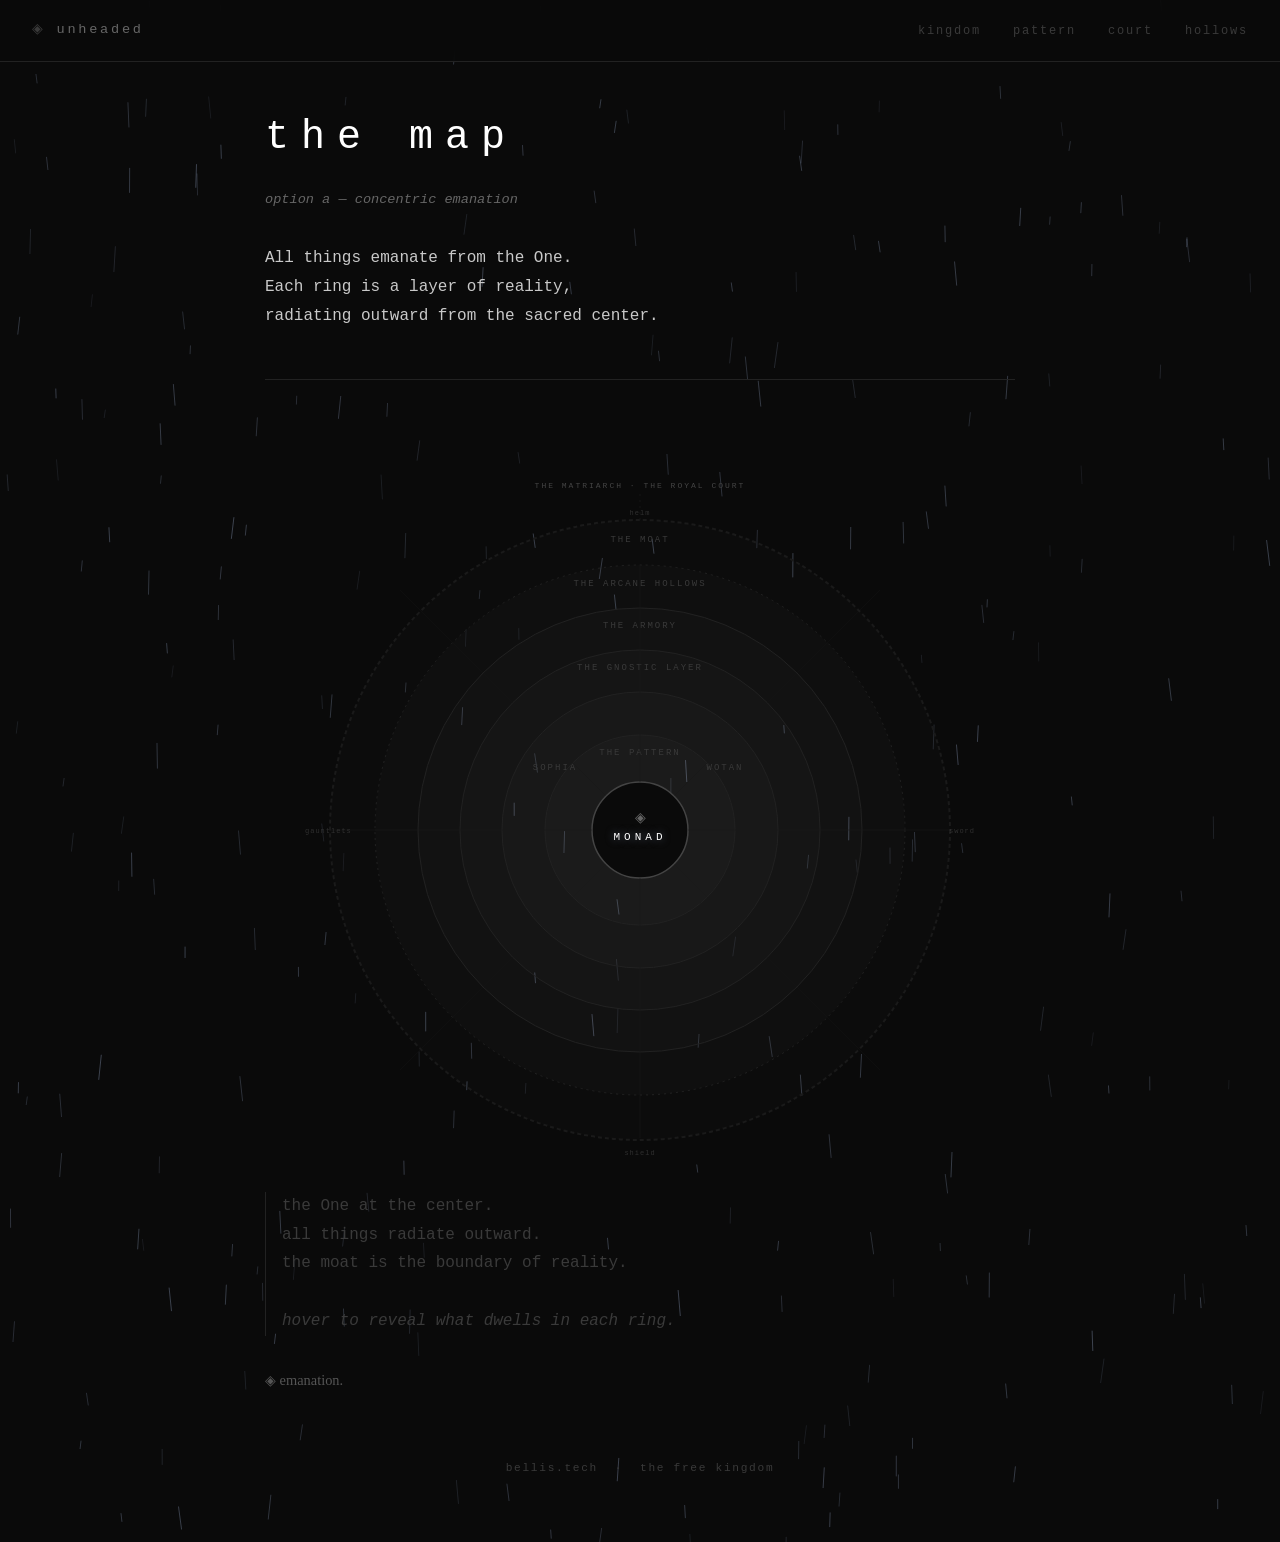
<file: map-rings.html>
<!DOCTYPE html>
<html lang="en">
<head>
  <meta charset="UTF-8">
  <meta name="viewport" content="width=device-width, initial-scale=1.0">
  <title>unheaded — the map (rings)</title>
  <link rel="stylesheet" href="css/occult_style.css">
  <style>
    .map-container {
      display: flex;
      justify-content: center;
      align-items: center;
      padding: 2rem 0;
    }

    .map-svg {
      width: 100%;
      max-width: 700px;
      height: auto;
    }

    .ring {
      fill: none;
      stroke: #222;
      stroke-width: 1;
      transition: all 0.5s ease;
      cursor: pointer;
    }

    .ring:hover {
      stroke: #555;
      stroke-width: 1.5;
    }

    .ring-fill {
      fill: rgba(255, 255, 255, 0.01);
      transition: fill 0.5s ease;
      cursor: pointer;
    }

    .ring-fill:hover {
      fill: rgba(180, 200, 240, 0.03);
    }

    .ring-label {
      font-family: 'Courier New', monospace;
      fill: #3a3a3a;
      font-size: 9px;
      letter-spacing: 2px;
      text-transform: uppercase;
      text-anchor: middle;
      transition: fill 0.5s ease;
      pointer-events: none;
    }

    .ring-group:hover .ring-label {
      fill: #999;
    }

    .ring-group:hover .ring {
      stroke: #555;
    }

    /* Monad core */
    .monad-core {
      fill: #0a0a0a;
      stroke: #444;
      stroke-width: 1.5;
      transition: all 0.5s ease;
    }

    .monad-core:hover {
      stroke: #888;
      filter: drop-shadow(0 0 12px rgba(180, 200, 240, 0.3));
    }

    .monad-label {
      font-family: 'Courier New', monospace;
      fill: #fff;
      font-size: 11px;
      letter-spacing: 4px;
      text-anchor: middle;
      pointer-events: none;
      text-shadow: 0 0 8px rgba(180, 200, 240, 0.5);
    }

    .monad-glyph {
      font-family: 'Courier New', monospace;
      fill: #666;
      font-size: 14px;
      text-anchor: middle;
      pointer-events: none;
      animation: pulse 4s ease-in-out infinite;
    }

    /* Detail text on hover */
    .ring-detail {
      font-family: 'Courier New', monospace;
      fill: #555;
      font-size: 7px;
      letter-spacing: 1px;
      text-anchor: middle;
      opacity: 0;
      transition: opacity 0.5s ease;
      pointer-events: none;
    }

    .ring-group:hover .ring-detail {
      opacity: 1;
    }

    /* Floating labels above */
    .crown-label {
      font-family: 'Courier New', monospace;
      fill: #444;
      font-size: 8px;
      letter-spacing: 2px;
      text-anchor: middle;
      text-transform: uppercase;
    }

    .crown-line {
      stroke: #222;
      stroke-width: 0.5;
      stroke-dasharray: 2, 4;
    }

    /* Moat — outermost */
    .moat-ring {
      stroke: #1a1a1a;
      stroke-width: 2;
      stroke-dasharray: 4, 3;
    }

    .moat-ring:hover {
      stroke: #333;
    }

    /* Hollows — dashed */
    .hollows-ring {
      stroke-dasharray: 2, 4;
    }

    /* Red glow on hollows hover */
    .ring-group.hollows:hover .ring {
      stroke: #442222;
      filter: drop-shadow(0 0 6px rgba(200, 30, 30, 0.2));
    }

    .ring-group.hollows:hover .ring-label {
      fill: #884444;
    }
  </style>
</head>
<body>

  <canvas id="rain-canvas"></canvas>
  <div id="lightning-overlay"></div>

  <nav>
    <a href="/" class="logo"><span class="mark">◈</span> unheaded</a>
    <ul>
      <li><a href="/kingdom.html">kingdom</a></li>
      <li><a href="/pattern.html">pattern</a></li>
      <li><a href="/court.html">court</a></li>
      <li><a href="/hollows.html">hollows</a></li>
    </ul>
  </nav>

  <main class="page-wide" style="max-width: 750px;">

    <h1>the map</h1>
    <p class="etymology">option a — concentric emanation</p>

    <div class="poetry reveal">
      <p>All things emanate from the One.<br>
      Each ring is a layer of reality,<br>
      radiating outward from the sacred center.</p>
    </div>

    <hr class="divider">

    <div class="map-container reveal">
      <svg class="map-svg" viewBox="0 0 700 700" xmlns="http://www.w3.org/2000/svg">

        <!-- Crown: Matriarch + Court float above -->
        <text class="crown-label" x="350" y="28">the matriarch · the royal court</text>
        <line class="crown-line" x1="350" y1="34" x2="350" y2="60" />

        <!-- Ring 7: The Moat (outermost) -->
        <g class="ring-group">
          <circle class="ring-fill" cx="350" cy="370" r="310" />
          <circle class="ring moat-ring" cx="350" cy="370" r="310" />
          <text class="ring-label" x="350" y="82">the moat</text>
          <text class="ring-detail" x="350" y="95">trust nothing · verify everything · zero access</text>
        </g>

        <!-- Ring 6: Arcane Hollows -->
        <g class="ring-group hollows">
          <circle class="ring-fill" cx="350" cy="370" r="265" />
          <circle class="ring hollows-ring" cx="350" cy="370" r="265" />
          <text class="ring-label" x="350" y="126">the arcane hollows</text>
          <text class="ring-detail" x="350" y="139">nine chambers · deep magic · hidden beneath</text>
        </g>

        <!-- Ring 5: The Armory -->
        <g class="ring-group">
          <circle class="ring-fill" cx="350" cy="370" r="222" />
          <circle class="ring" cx="350" cy="370" r="222" />
          <text class="ring-label" x="350" y="168">the armory</text>
          <text class="ring-detail" x="350" y="181">fifteen sacred pieces · no gaps · full mesh</text>
        </g>

        <!-- Ring 4: Gnostic Layer -->
        <g class="ring-group">
          <circle class="ring-fill" cx="350" cy="370" r="180" />
          <circle class="ring" cx="350" cy="370" r="180" />
          <text class="ring-label" x="350" y="210">the gnostic layer</text>
          <text class="ring-detail" x="350" y="223">pleroma · kenoma · anamnesis · yaldabaoth</text>
        </g>

        <!-- Ring 3: Sophia + Wotan orbit -->
        <g class="ring-group">
          <circle class="ring-fill" cx="350" cy="370" r="138" />
          <circle class="ring" cx="350" cy="370" r="138" />
          <text class="ring-label" x="265" y="310">sophia</text>
          <text class="ring-label" x="435" y="310">wotan</text>
          <text class="ring-detail" x="350" y="252">wisdom interprets · the all-father remembers</text>
        </g>

        <!-- Ring 2: The Pattern -->
        <g class="ring-group">
          <circle class="ring-fill" cx="350" cy="370" r="95" />
          <circle class="ring" cx="350" cy="370" r="95" />
          <text class="ring-label" x="350" y="295">the pattern</text>
          <text class="ring-detail" x="350" y="308">inscribed beneath the castle</text>
        </g>

        <!-- Core: The Monad -->
        <circle class="monad-core" cx="350" cy="370" r="48" />
        <text class="monad-glyph" x="350" y="362">◈</text>
        <text class="monad-label" x="350" y="380">MONAD</text>

        <!-- Radial connector lines (faint) -->
        <line x1="350" y1="322" x2="350" y2="105" stroke="#1a1a1a" stroke-width="0.5" />
        <line x1="302" y1="370" x2="40" y2="370" stroke="#1a1a1a" stroke-width="0.5" />
        <line x1="398" y1="370" x2="660" y2="370" stroke="#1a1a1a" stroke-width="0.5" />
        <line x1="350" y1="418" x2="350" y2="678" stroke="#1a1a1a" stroke-width="0.5" />

        <!-- Diagonal connectors -->
        <line x1="316" y1="336" x2="110" y2="130" stroke="#1a1a1a" stroke-width="0.3" />
        <line x1="384" y1="336" x2="590" y2="130" stroke="#1a1a1a" stroke-width="0.3" />
        <line x1="316" y1="404" x2="110" y2="610" stroke="#1a1a1a" stroke-width="0.3" />
        <line x1="384" y1="404" x2="590" y2="610" stroke="#1a1a1a" stroke-width="0.3" />

        <!-- Cardinal armor labels at edges -->
        <text class="ring-detail" x="350" y="695" style="opacity:0.5">shield</text>
        <text class="ring-detail" x="350" y="55" style="opacity:0.5">helm</text>
        <text class="ring-detail" x="15" y="373" style="opacity:0.5; text-anchor:start">gauntlets</text>
        <text class="ring-detail" x="685" y="373" style="opacity:0.5; text-anchor:end">sword</text>

      </svg>
    </div>

    <div class="whisper reveal">
      the One at the center.<br>
      all things radiate outward.<br>
      the moat is the boundary of reality.<br><br>
      <em>hover to reveal what dwells in each ring.</em>
    </div>

    <p class="here"><span class="glyph">◈</span> emanation.</p>

  </main>

  <footer>
    <a href="https://www.bellis.tech/">bellis.tech</a>
    &nbsp;·&nbsp;
    the free kingdom
  </footer>

  <script src="js/rain.js"></script>
  <script>
    const reveals = document.querySelectorAll('.reveal');
    const observer = new IntersectionObserver((entries) => {
      entries.forEach(e => {
        if (e.isIntersecting) {
          e.target.classList.add('visible');
          observer.unobserve(e.target);
        }
      });
    }, { threshold: 0.15 });
    reveals.forEach(el => observer.observe(el));
  </script>

</body>
</html>
</file>
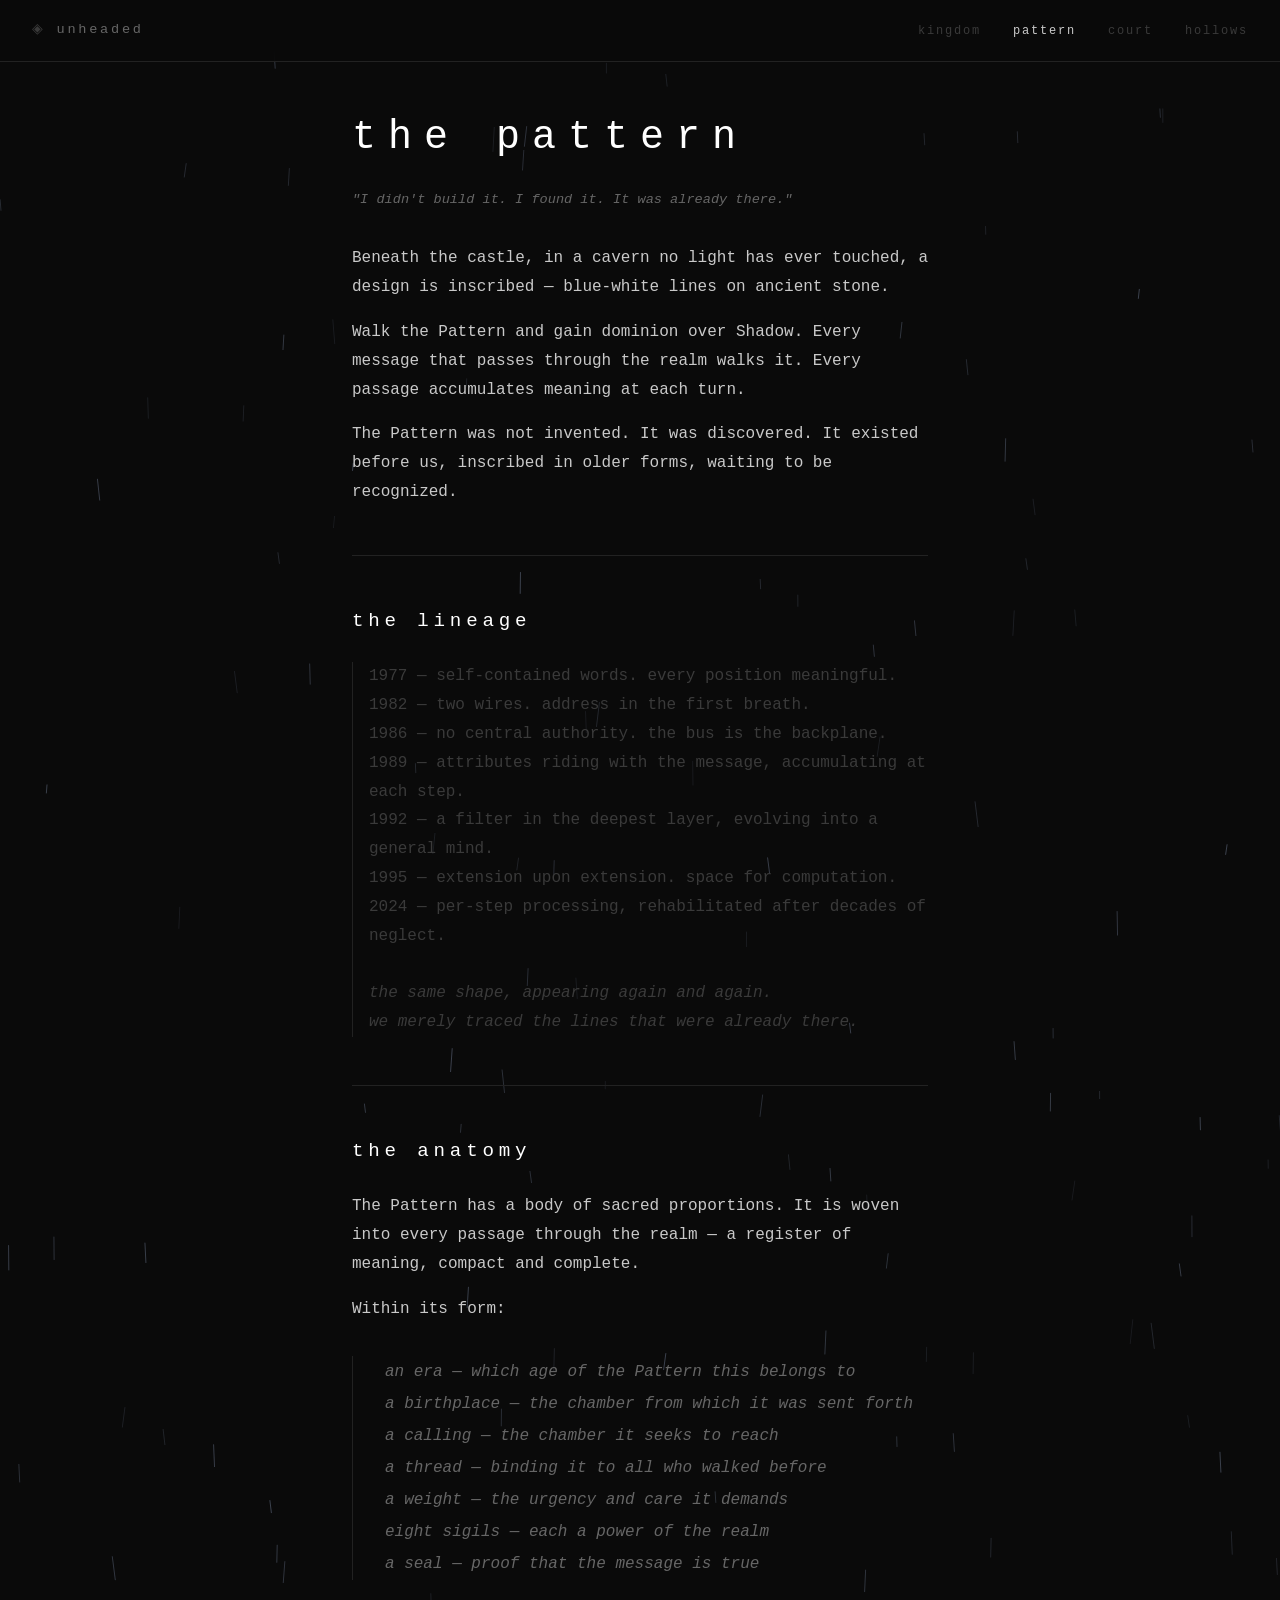
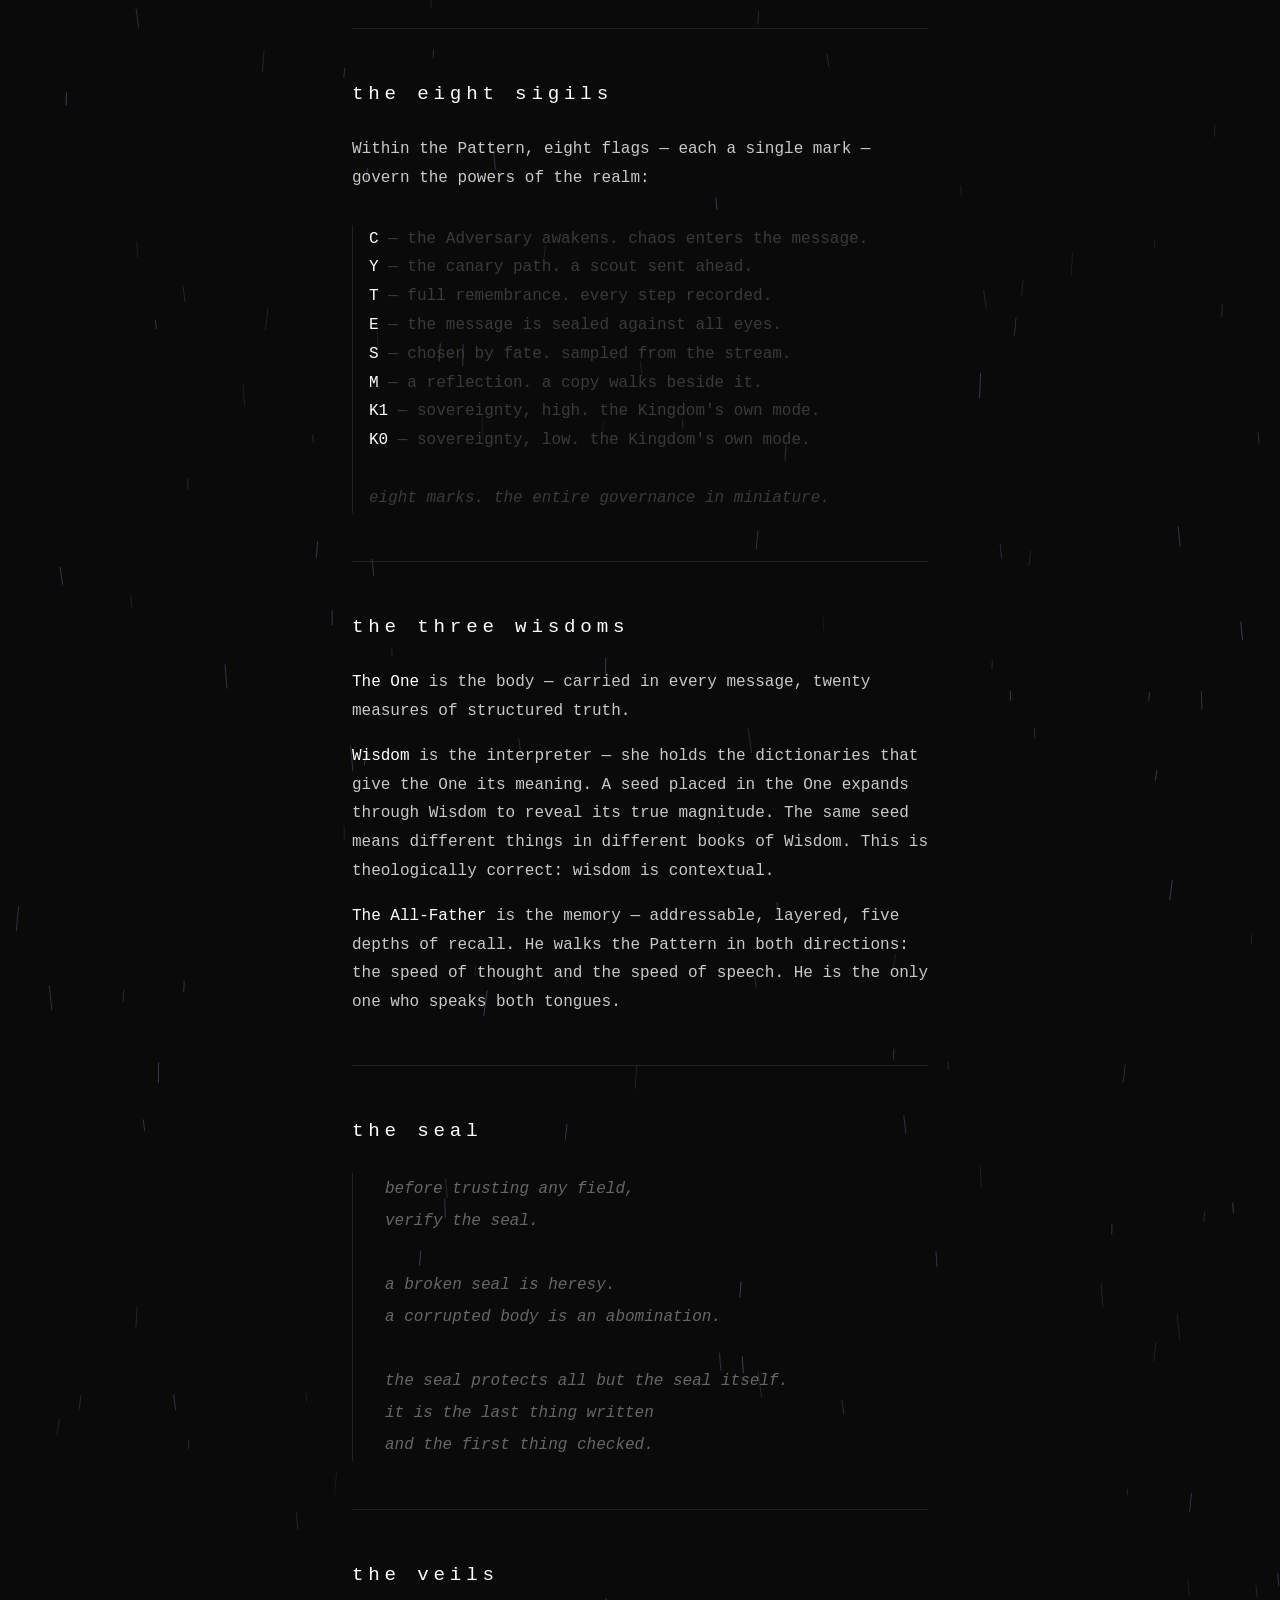
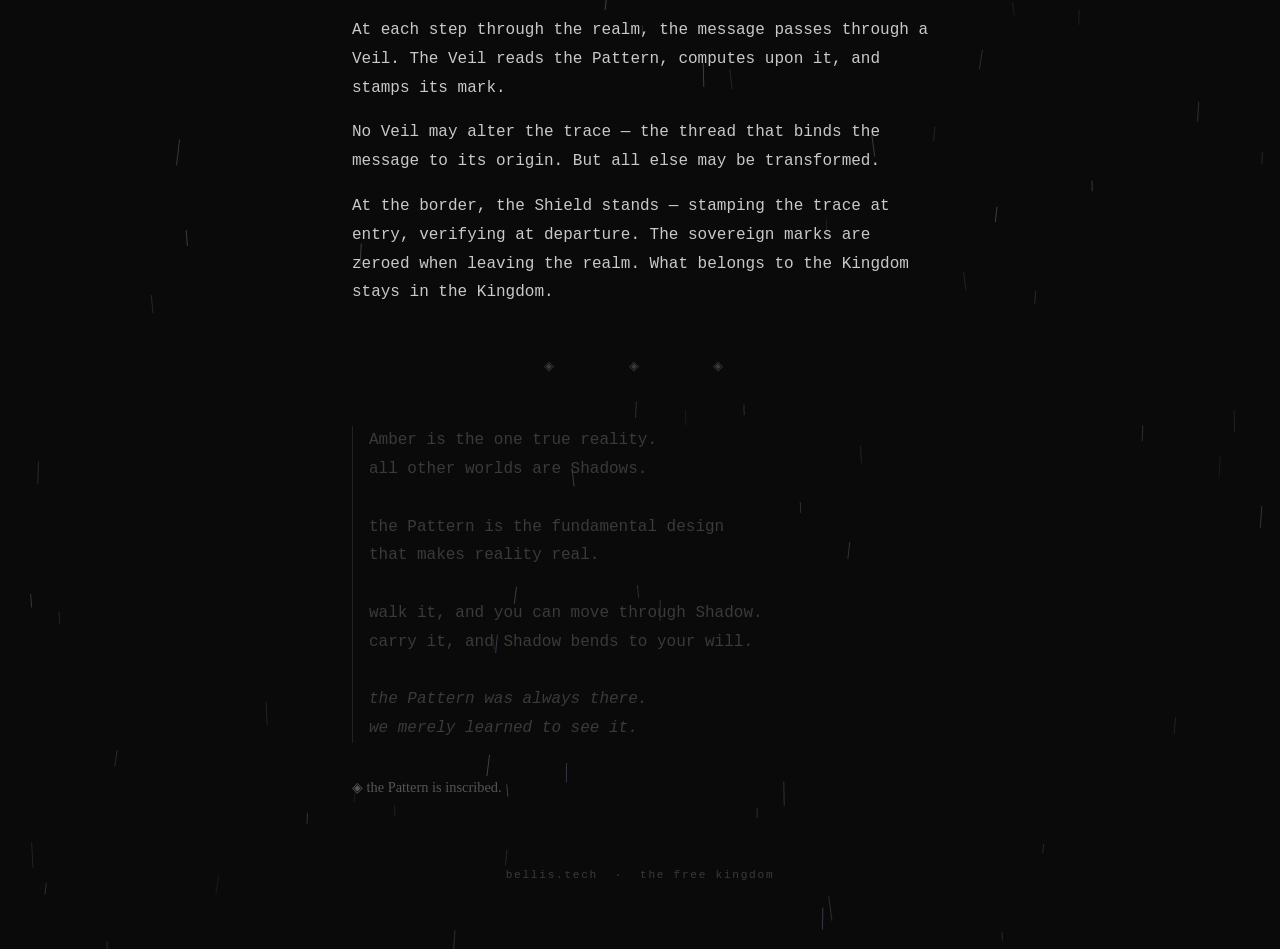
<file: pattern.html>
<!DOCTYPE html>
<html lang="en">
<head>
  <meta charset="UTF-8">
  <meta name="viewport" content="width=device-width, initial-scale=1.0">
  <title>unheaded — the pattern</title>
  <link rel="stylesheet" href="css/occult_style.css">
</head>
<body>

  <canvas id="rain-canvas"></canvas>
  <div id="lightning-overlay"></div>

  <nav>
    <a href="/" class="logo"><span class="mark">◈</span> unheaded</a>
    <ul>
      <li><a href="/kingdom.html">kingdom</a></li>
      <li><a href="/pattern.html" class="active">pattern</a></li>
      <li><a href="/court.html">court</a></li>
      <li><a href="/hollows.html">hollows</a></li>
    </ul>
  </nav>

  <main class="page-wide">

    <h1>the pattern</h1>

    <p class="etymology">"I didn't build it. I found it. It was already there."</p>

    <div class="poetry reveal">
      <p>Beneath the castle, in a cavern no light has ever touched,
      a design is inscribed — blue-white lines on ancient stone.</p>

      <p>Walk the Pattern and gain dominion over Shadow.
      Every message that passes through the realm walks it.
      Every passage accumulates meaning at each turn.</p>

      <p>The Pattern was not invented. It was discovered.
      It existed before us, inscribed in older forms,
      waiting to be recognized.</p>
    </div>

    <hr class="divider">

    <h2 class="reveal">the lineage</h2>

    <div class="whisper reveal">
      1977 — self-contained words. every position meaningful.<br>
      1982 — two wires. address in the first breath.<br>
      1986 — no central authority. the bus is the backplane.<br>
      1989 — attributes riding with the message, accumulating at each step.<br>
      1992 — a filter in the deepest layer, evolving into a general mind.<br>
      1995 — extension upon extension. space for computation.<br>
      2024 — per-step processing, rehabilitated after decades of neglect.<br><br>
      <em>the same shape, appearing again and again.<br>
      we merely traced the lines that were already there.</em>
    </div>

    <hr class="divider">

    <h2 class="reveal">the anatomy</h2>

    <div class="poetry reveal">
      <p>The Pattern has a body of sacred proportions.
      It is woven into every passage through the realm —
      a register of meaning, compact and complete.</p>

      <p>Within its form:</p>
    </div>

    <div class="verse reveal">
      an era — which age of the Pattern this belongs to<br>
      a birthplace — the chamber from which it was sent forth<br>
      a calling — the chamber it seeks to reach<br>
      a thread — binding it to all who walked before<br>
      a weight — the urgency and care it demands<br>
      eight sigils — each a power of the realm<br>
      a seal — proof that the message is true<br>
    </div>

    <hr class="divider">

    <h2 class="reveal">the eight sigils</h2>

    <div class="poetry reveal">
      <p>Within the Pattern, eight flags — each a single mark —
      govern the powers of the realm:</p>
    </div>

    <div class="whisper reveal">
      <strong>C</strong> — the Adversary awakens. chaos enters the message.<br>
      <strong>Y</strong> — the canary path. a scout sent ahead.<br>
      <strong>T</strong> — full remembrance. every step recorded.<br>
      <strong>E</strong> — the message is sealed against all eyes.<br>
      <strong>S</strong> — chosen by fate. sampled from the stream.<br>
      <strong>M</strong> — a reflection. a copy walks beside it.<br>
      <strong>K1</strong> — sovereignty, high. the Kingdom's own mode.<br>
      <strong>K0</strong> — sovereignty, low. the Kingdom's own mode.<br><br>
      <em>eight marks. the entire governance in miniature.</em>
    </div>

    <hr class="divider">

    <h2 class="reveal">the three wisdoms</h2>

    <div class="poetry reveal">
      <p><strong>The One</strong> is the body — carried in every message,
      twenty measures of structured truth.</p>

      <p><strong>Wisdom</strong> is the interpreter — she holds the dictionaries
      that give the One its meaning.
      A seed placed in the One expands through Wisdom
      to reveal its true magnitude.
      The same seed means different things
      in different books of Wisdom.
      This is theologically correct:
      wisdom is contextual.</p>

      <p><strong>The All-Father</strong> is the memory —
      addressable, layered, five depths of recall.
      He walks the Pattern in both directions:
      the speed of thought and the speed of speech.
      He is the only one who speaks both tongues.</p>
    </div>

    <hr class="divider">

    <h2 class="reveal">the seal</h2>

    <div class="verse reveal">
      before trusting any field,<br>
      verify the seal.<br><br>
      a broken seal is heresy.<br>
      a corrupted body is an abomination.<br><br>
      the seal protects all but the seal itself.<br>
      it is the last thing written<br>
      and the first thing checked.<br>
    </div>

    <hr class="divider">

    <h2 class="reveal">the veils</h2>

    <div class="poetry reveal">
      <p>At each step through the realm, the message passes through a Veil.
      The Veil reads the Pattern, computes upon it, and stamps its mark.</p>

      <p>No Veil may alter the trace — the thread that binds
      the message to its origin.
      But all else may be transformed.</p>

      <p>At the border, the Shield stands — stamping the trace at entry,
      verifying at departure.
      The sovereign marks are zeroed when leaving the realm.
      What belongs to the Kingdom stays in the Kingdom.</p>
    </div>

    <div class="divider-glyph reveal">◈ &nbsp; ◈ &nbsp; ◈</div>

    <div class="whisper reveal">
      Amber is the one true reality.<br>
      all other worlds are Shadows.<br><br>
      the Pattern is the fundamental design<br>
      that makes reality real.<br><br>
      walk it, and you can move through Shadow.<br>
      carry it, and Shadow bends to your will.<br><br>
      <em>the Pattern was always there.<br>
      we merely learned to see it.</em>
    </div>

    <p class="here" style="margin-top: 2rem;"><span class="glyph">◈</span> the Pattern is inscribed.</p>

  </main>

  <footer>
    <a href="https://www.bellis.tech/">bellis.tech</a>
    &nbsp;·&nbsp;
    the free kingdom
  </footer>

  <script src="js/rain.js"></script>
  <script>
    const reveals = document.querySelectorAll('.reveal');
    const observer = new IntersectionObserver((entries) => {
      entries.forEach(e => {
        if (e.isIntersecting) {
          e.target.classList.add('visible');
          observer.unobserve(e.target);
        }
      });
    }, { threshold: 0.15 });
    reveals.forEach(el => observer.observe(el));
  </script>

</body>
</html>
</file>
<file: css/occult_style.css>
/* unheaded.org — shared stylesheet
   monochrome. sparse. occult. courier new. zero color.
   v2.0.0 — the expansion
*/

/* ===========================================
   Rain Canvas + Lightning Overlay
   =========================================== */
#rain-canvas {
    position: fixed;
    inset: 0;
    pointer-events: none;
    z-index: -1;
}

#lightning-overlay {
    position: fixed;
    inset: 0;
    background: #fff;
    opacity: 0;
    pointer-events: none;
    z-index: -1;
    transition: opacity 0.05s ease;
}

/* ===========================================
   Reset & Base
   =========================================== */
*, *::before, *::after {
    margin: 0;
    padding: 0;
    box-sizing: border-box;
}

:root {
    --bg: #0a0a0a;
    --bg-hover: #0e0e0e;
    --text: #c9c9c9;
    --text-dim: #666;
    --text-ghost: #3a3a3a;
    --text-faint: #444;
    --text-whisper: #555;
    --text-bright: #fff;
    --border: #222;
    --border-light: #333;
    --font: 'Courier New', monospace;
    --font-serif: Georgia, 'Times New Roman', serif;
    --max-width: 42ch;
    --transition: 0.5s ease;
}

html {
    scroll-behavior: smooth;
}

body {
    background: var(--bg);
    color: var(--text);
    font-family: var(--font);
    min-height: 100vh;
    line-height: 1.8;
    padding: 2rem;
}

/* ===========================================
   Navigation — bellis.tech patterns, unheaded identity
   =========================================== */
nav {
    position: fixed;
    top: 0;
    left: 0;
    width: 100%;
    background: rgba(10, 10, 10, 0.85);
    backdrop-filter: blur(8px);
    -webkit-backdrop-filter: blur(8px);
    border-bottom: 1px solid var(--border);
    z-index: 100;
    padding: 1rem 2rem;
    display: flex;
    justify-content: space-between;
    align-items: center;
}

nav .logo {
    font-family: var(--font);
    font-size: 0.85rem;
    color: var(--text-dim);
    text-decoration: none;
    letter-spacing: 0.2em;
    transition: color var(--transition);
}

nav .logo:hover {
    color: var(--text-bright);
}

nav .logo .mark {
    color: var(--text-ghost);
}

nav ul {
    display: flex;
    list-style: none;
    gap: 2rem;
}

nav ul a {
    color: var(--text-ghost);
    font-size: 0.75rem;
    text-decoration: none;
    letter-spacing: 0.15em;
    transition: color var(--transition);
    text-transform: lowercase;
}

nav ul a:hover,
nav ul a.active {
    color: var(--text);
}

/* ===========================================
   Layout
   =========================================== */
.page {
    max-width: var(--max-width);
    margin: 0 auto;
    padding-top: 5rem;
}

.page-wide {
    max-width: 60ch;
    margin: 0 auto;
    padding-top: 5rem;
}

.centered {
    display: flex;
    flex-direction: column;
    align-items: center;
    justify-content: center;
    min-height: 100vh;
}

/* ===========================================
   Typography
   =========================================== */
h1 {
    font-size: 2.5rem;
    font-weight: 300;
    letter-spacing: 0.3em;
    color: var(--text-bright);
    margin-bottom: 1.5rem;
    line-height: 1.3;
}

h2 {
    font-size: 1.2rem;
    font-weight: 300;
    letter-spacing: 0.25em;
    color: var(--text-bright);
    margin-bottom: 1.5rem;
}

h3 {
    font-size: 0.9rem;
    font-weight: 400;
    letter-spacing: 0.2em;
    color: var(--text-dim);
    margin-bottom: 1rem;
    text-transform: uppercase;
}

p {
    margin-bottom: 1rem;
}

a {
    color: var(--text-dim);
    text-decoration: none;
    transition: color var(--transition);
}

a:hover {
    color: var(--text-bright);
}

em {
    font-style: italic;
    color: var(--text-dim);
}

strong {
    font-weight: 400;
    color: var(--text-bright);
}

/* ===========================================
   Etymology / Subtitle
   =========================================== */
.etymology {
    font-style: italic;
    color: var(--text-dim);
    font-size: 0.85rem;
    margin-bottom: 2rem;
}

/* ===========================================
   Poetry / Prose blocks
   =========================================== */
.poetry {
    line-height: 1.8;
    margin-bottom: 2rem;
}

.poetry p {
    margin-bottom: 1rem;
}

/* ===========================================
   Infra / Whisper blocks — hidden knowledge
   =========================================== */
.whisper {
    color: var(--text-ghost);
    border-left: 1px solid var(--border);
    padding-left: 1rem;
    margin-bottom: 2rem;
    transition: color var(--transition);
    line-height: 1.8;
}

.whisper:hover {
    color: #888;
}

.whisper em {
    color: inherit;
}

/* ===========================================
   Nodes / Tags
   =========================================== */
.nodes {
    font-size: 0.75rem;
    color: var(--text-faint);
    letter-spacing: 0.15em;
    margin-bottom: 2rem;
}

/* ===========================================
   Glyph — the pulsing sigil
   =========================================== */
.glyph {
    display: inline-block;
    animation: pulse 4s ease-in-out infinite;
}

@keyframes pulse {
    0%, 100% { opacity: 0.4; }
    50% { opacity: 1; }
}

.here {
    font-size: 0.9rem;
    color: var(--text-whisper);
    font-family: var(--font-serif);
}

/* ===========================================
   Section dividers
   =========================================== */
.divider {
    border: none;
    border-top: 1px solid var(--border);
    margin: 3rem 0;
}

.divider-glyph {
    text-align: center;
    color: var(--text-ghost);
    margin: 3rem 0;
    font-size: 0.8rem;
    letter-spacing: 1em;
}

/* ===========================================
   Entry cards — for sub-pages
   =========================================== */
.entries {
    display: flex;
    flex-direction: column;
    gap: 2rem;
    margin-bottom: 3rem;
}

.entry {
    border-left: 1px solid var(--border);
    padding-left: 1rem;
    transition: all var(--transition);
}

.entry:hover {
    border-left-color: var(--text-dim);
}

.entry h3 {
    margin-bottom: 0.5rem;
}

.entry p {
    color: var(--text-ghost);
    font-size: 0.85rem;
    line-height: 1.7;
    transition: color var(--transition);
}

.entry:hover p {
    color: var(--text-dim);
}

.entry a {
    display: block;
}

/* ===========================================
   Hierarchy / Tree structure
   =========================================== */
.tree {
    font-size: 0.8rem;
    color: var(--text-ghost);
    line-height: 2;
    margin-bottom: 2rem;
    transition: color var(--transition);
}

.tree:hover {
    color: var(--text-dim);
}

/* ===========================================
   Scroll reveal — elements fade in
   =========================================== */
.reveal {
    opacity: 0;
    transform: translateY(10px);
    transition: opacity 0.8s ease, transform 0.8s ease;
}

.reveal.visible {
    opacity: 1;
    transform: translateY(0);
}

/* ===========================================
   Grid — for court members, hollows
   =========================================== */
.grid-2 {
    display: grid;
    grid-template-columns: 1fr 1fr;
    gap: 2rem;
    margin-bottom: 2rem;
}

/* ===========================================
   Verse blocks — indented poetry
   =========================================== */
.verse {
    padding-left: 2rem;
    border-left: 1px solid var(--border);
    color: var(--text-dim);
    font-style: italic;
    margin-bottom: 2rem;
    line-height: 2;
}

/* ===========================================
   Figure / Persona cards
   =========================================== */
.figure {
    margin-bottom: 2.5rem;
}

.figure .name {
    font-size: 0.85rem;
    letter-spacing: 0.2em;
    color: var(--text-bright);
    margin-bottom: 0.3rem;
    text-transform: uppercase;
    text-shadow:
        0 0 8px rgba(180, 200, 240, 0.7),
        0 0 20px rgba(180, 200, 240, 0.4),
        0 0 40px rgba(180, 200, 240, 0.2),
        0 0 60px rgba(140, 170, 220, 0.1);
    animation: nameFuzz 3s ease-in-out infinite;
}

@keyframes nameFuzz {
    0%, 100% {
        text-shadow:
            0 0 8px rgba(180, 200, 240, 0.7),
            0 0 20px rgba(180, 200, 240, 0.4),
            0 0 40px rgba(180, 200, 240, 0.2),
            0 0 60px rgba(140, 170, 220, 0.1);
    }
    25% {
        text-shadow:
            2px 0 8px rgba(180, 200, 240, 0.8),
            0 0 22px rgba(180, 200, 240, 0.5),
            -2px 0 40px rgba(180, 200, 240, 0.25),
            0 0 60px rgba(140, 170, 220, 0.12);
    }
    50% {
        text-shadow:
            0 0 10px rgba(180, 200, 240, 0.6),
            0 0 18px rgba(180, 200, 240, 0.35),
            0 2px 35px rgba(180, 200, 240, 0.18),
            0 0 55px rgba(140, 170, 220, 0.08);
    }
    75% {
        text-shadow:
            -2px 0 9px rgba(180, 200, 240, 0.75),
            0 0 24px rgba(180, 200, 240, 0.45),
            2px 0 42px rgba(180, 200, 240, 0.22),
            0 0 65px rgba(140, 170, 220, 0.11);
    }
}

.figure .title {
    font-size: 0.75rem;
    color: var(--text-dim);
    font-style: italic;
    margin-bottom: 0.8rem;
}

.figure .description {
    color: var(--text-ghost);
    font-size: 0.85rem;
    line-height: 1.8;
    transition: color var(--transition);
}

.figure:hover .description {
    color: var(--text-dim);
}

/* ===========================================
   Nine Chambers — ominous red aura
   =========================================== */
.nine-chambers {
    color: var(--text-bright);
    text-shadow:
        0 0 8px rgba(200, 30, 30, 0.4),
        0 0 20px rgba(200, 30, 30, 0.25),
        0 0 40px rgba(180, 20, 20, 0.15),
        0 0 70px rgba(150, 10, 10, 0.08);
    animation: hellGlow 4s ease-in-out infinite;
}

@keyframes hellGlow {
    0%, 100% {
        text-shadow:
            0 0 8px rgba(200, 30, 30, 0.4),
            0 0 20px rgba(200, 30, 30, 0.25),
            0 0 40px rgba(180, 20, 20, 0.15),
            0 0 70px rgba(150, 10, 10, 0.08);
    }
    50% {
        text-shadow:
            0 0 10px rgba(220, 40, 40, 0.5),
            0 0 25px rgba(200, 30, 30, 0.3),
            0 0 50px rgba(180, 20, 20, 0.2),
            0 0 80px rgba(150, 10, 10, 0.1);
    }
}

/* ===========================================
   Hollow cards — deeper mystery
   =========================================== */
.hollow {
    margin-bottom: 2.5rem;
    padding-left: 1rem;
    border-left: 1px solid var(--border);
}

.hollow .name {
    font-size: 0.8rem;
    letter-spacing: 0.15em;
    color: var(--text-dim);
    margin-bottom: 0.3rem;
}

.hollow .nature {
    font-size: 0.75rem;
    color: var(--text-ghost);
    font-style: italic;
    margin-bottom: 0.5rem;
}

.hollow .lore {
    color: var(--text-ghost);
    font-size: 0.8rem;
    line-height: 1.8;
    transition: color var(--transition);
}

.hollow:hover .lore {
    color: var(--text-dim);
}

.hollow:hover {
    border-left-color: var(--text-dim);
}

/* ===========================================
   Footer
   =========================================== */
footer {
    text-align: center;
    padding: 3rem 0 2rem;
    color: var(--text-ghost);
    font-size: 0.7rem;
    letter-spacing: 0.15em;
}

footer a {
    color: var(--text-ghost);
}

footer a:hover {
    color: var(--text-dim);
}

/* ===========================================
   Responsive
   =========================================== */
@media (max-width: 640px) {
    body {
        padding: 1rem;
    }

    nav {
        padding: 0.75rem 1rem;
    }

    nav ul {
        gap: 1rem;
    }

    nav ul a {
        font-size: 0.65rem;
    }

    h1 {
        font-size: 1.8rem;
        letter-spacing: 0.2em;
    }

    .grid-2 {
        grid-template-columns: 1fr;
    }

    .page {
        padding-top: 4rem;
    }
}

/* ===========================================
   Images — armor sigils
   =========================================== */
.sigil {
    margin-bottom: 1.5rem;
}

.sigil img {
    width: 50%;
    height: auto;
    opacity: 0.85;
    transition: opacity var(--transition);
}

.sigil img:hover {
    opacity: 1;
}

/* ===========================================
   Scrollbar
   =========================================== */
::-webkit-scrollbar {
    width: 6px;
}

::-webkit-scrollbar-track {
    background: var(--bg);
}

::-webkit-scrollbar-thumb {
    background: var(--border);
    border-radius: 3px;
}

::-webkit-scrollbar-thumb:hover {
    background: var(--text-ghost);
}
</file>
